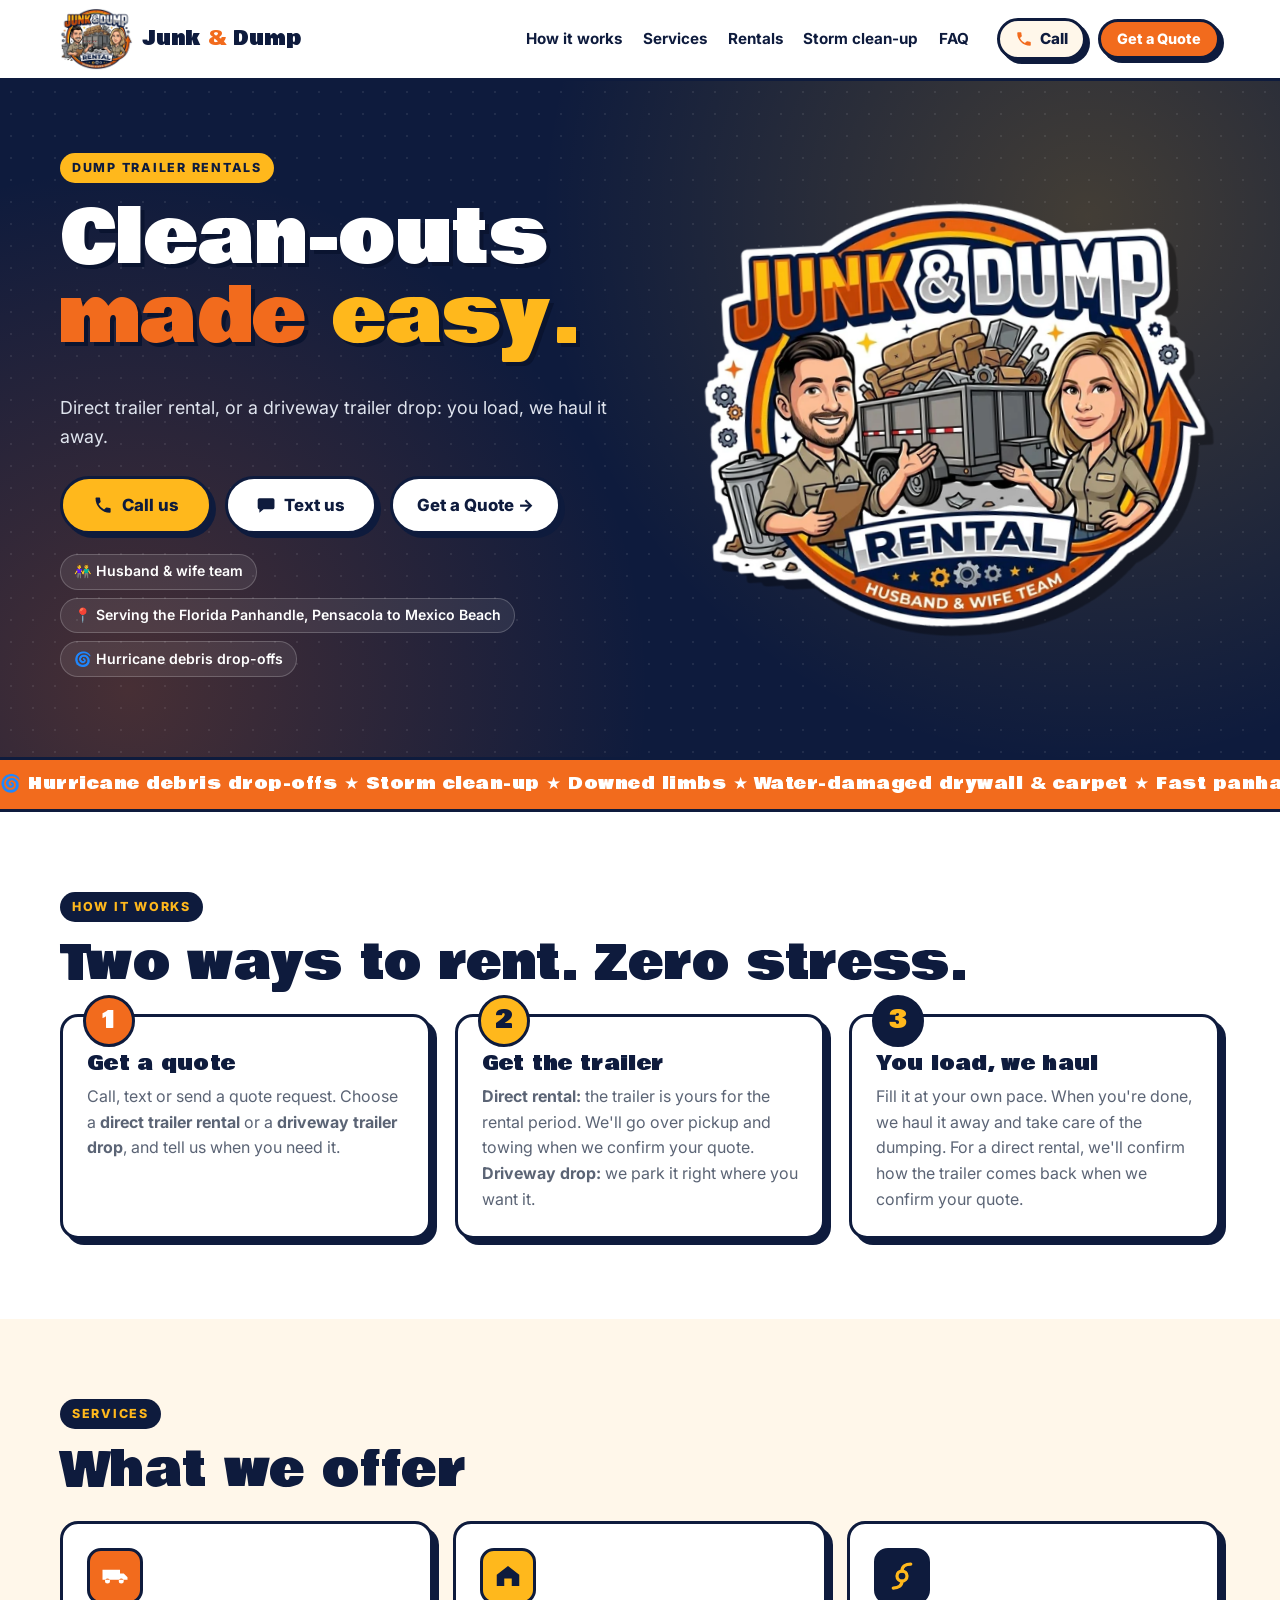
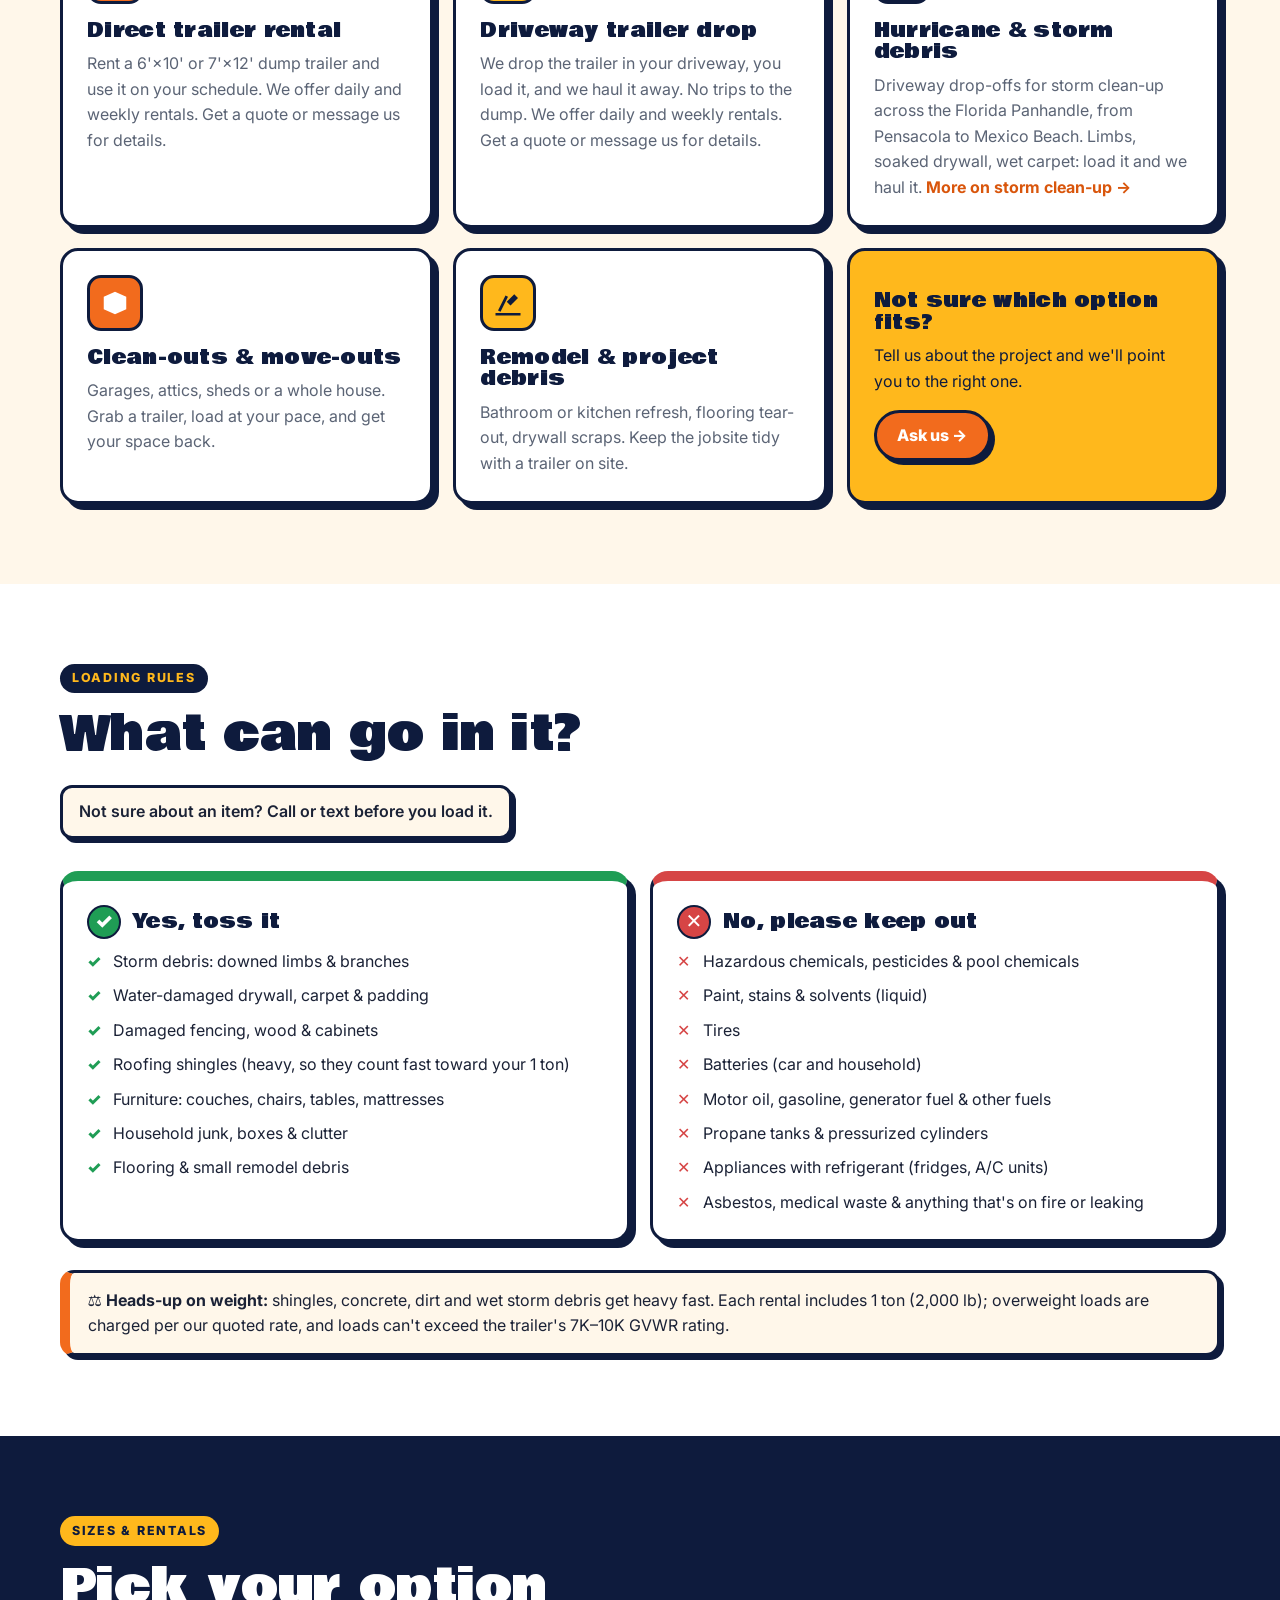
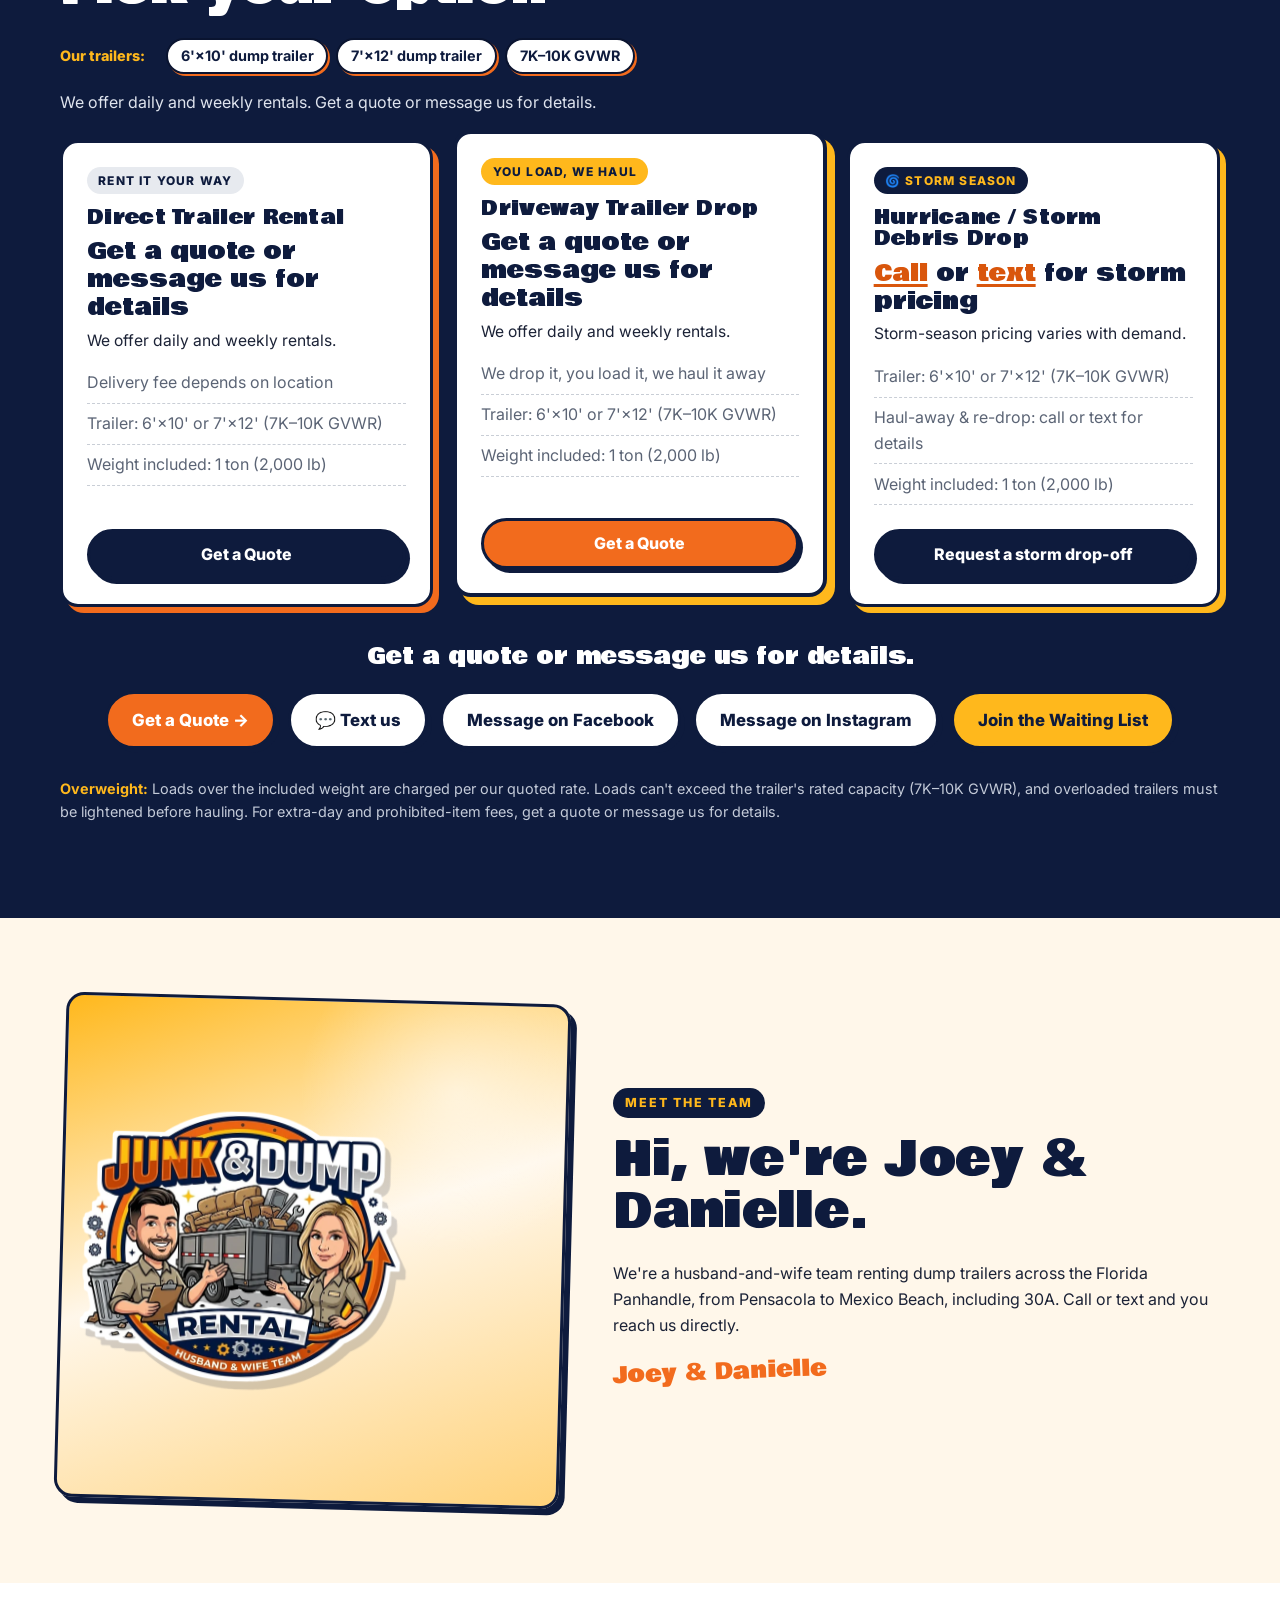
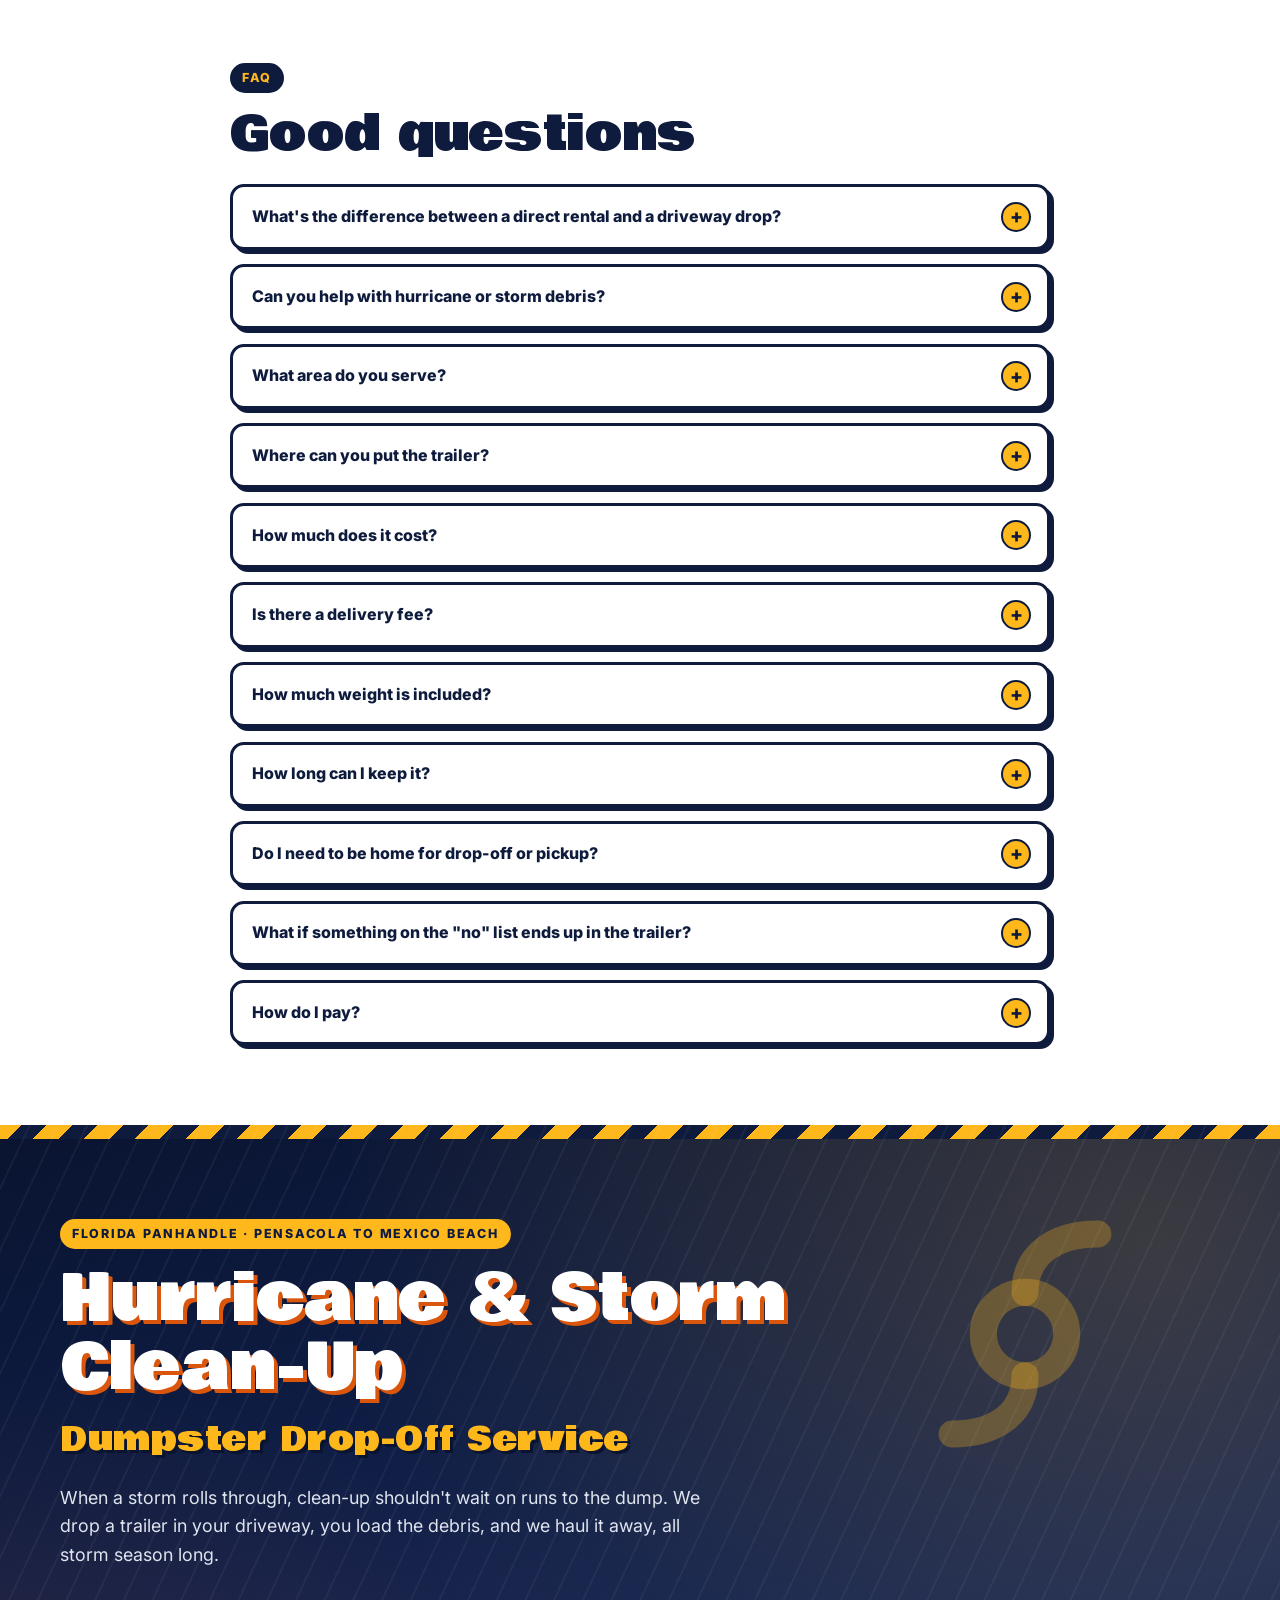
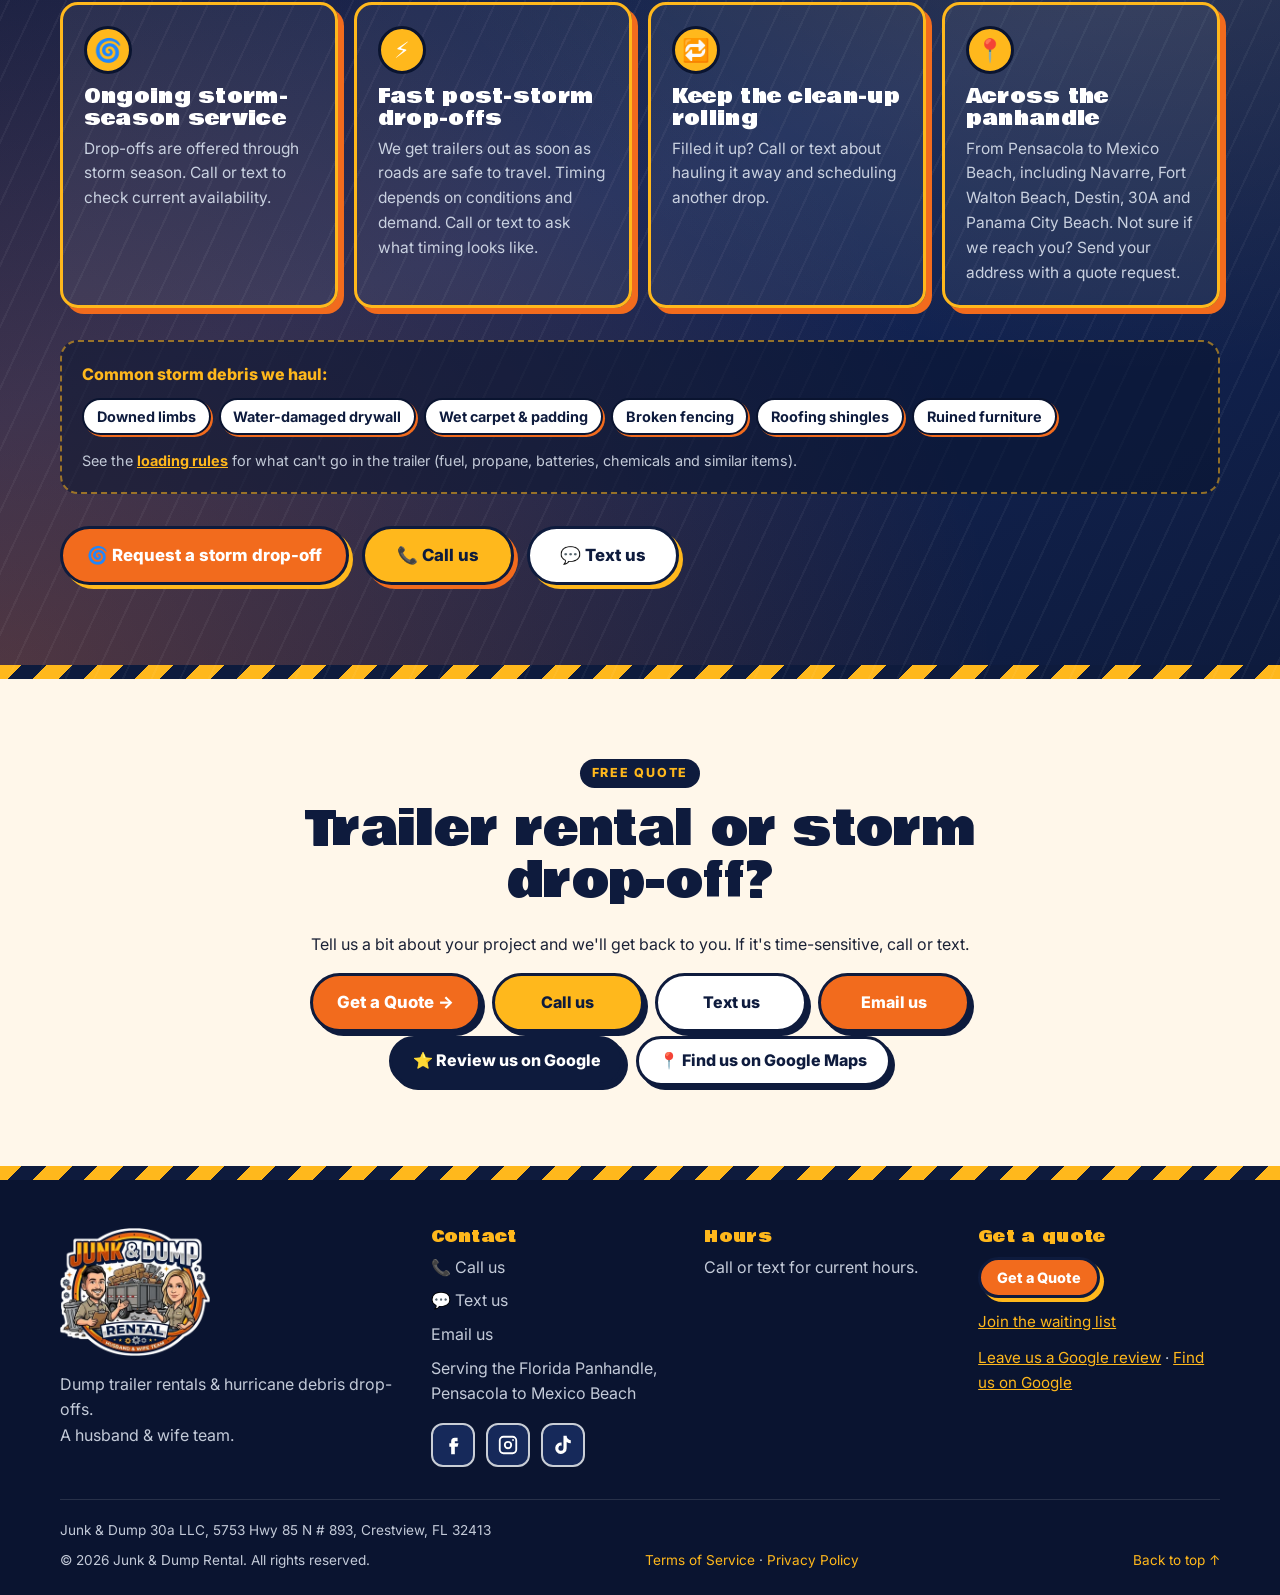
<file: index.html>
<!DOCTYPE html>
<html lang="en">
<head>
  <!-- Google tag (gtag.js) -->
  <script async src="https://www.googletagmanager.com/gtag/js?id=G-H8108D52WM"></script>
  <script>
    window.dataLayer = window.dataLayer || [];
    function gtag(){dataLayer.push(arguments);}
    gtag('js', new Date());

    gtag('config', 'G-H8108D52WM');
  </script>
  <meta charset="utf-8">
  <meta name="viewport" content="width=device-width, initial-scale=1">
  <title>Junk &amp; Dump Rental | Dump Trailer Rental &amp; Hurricane Debris Drop-Offs – Florida Panhandle, Pensacola to Mexico Beach</title>
  <meta name="description" content="Junk &amp; Dump Rental is a husband-and-wife team offering direct dump trailer rentals, driveway trailer drops (you load, we haul it away) and hurricane &amp; storm debris drop-offs. Serving the Florida Panhandle, from Pensacola to Mexico Beach, including 30A.">
  <meta name="theme-color" content="#0E1B3D">
  <link rel="canonical" href="https://www.oncommandresponse.com/">

  <!-- Open Graph / social preview -->
  <meta property="og:type" content="website">
  <meta property="og:site_name" content="Junk &amp; Dump Rental">
  <meta property="og:title" content="Junk &amp; Dump Rental – Dump trailers &amp; hurricane debris drop-offs">
  <meta property="og:description" content="Direct trailer rental, or a driveway trailer drop: you load, we haul it away. Hurricane &amp; storm clean-up drop-offs. Serving the Florida Panhandle, from Pensacola to Mexico Beach.">
  <meta property="og:url" content="https://www.oncommandresponse.com/">
  <meta property="og:image" content="https://www.oncommandresponse.com/assets/og-image.jpg">
  <meta property="og:image:width" content="1200">
  <meta property="og:image:height" content="630">
  <meta name="twitter:card" content="summary_large_image">
  <meta name="twitter:image" content="https://www.oncommandresponse.com/assets/og-image.jpg">

  <!-- Icons -->
  <link rel="icon" href="assets/favicon.ico" sizes="any">
  <link rel="icon" type="image/png" sizes="32x32" href="assets/favicon-32.png">
  <link rel="apple-touch-icon" href="assets/apple-touch-icon.png">

  <!-- Fonts -->
  <link rel="preconnect" href="https://fonts.googleapis.com">
  <link rel="preconnect" href="https://fonts.gstatic.com" crossorigin>
  <link href="https://fonts.googleapis.com/css2?family=Bowlby+One&family=Inter:wght@400;500;600;700;800&display=swap" rel="stylesheet">

  <link rel="preload" as="image" href="assets/logo-640.webp" type="image/webp">
  <link rel="stylesheet" href="styles.css">

  <script type="application/ld+json">
  {
    "@context": "https://schema.org",
    "@type": "LocalBusiness",
    "name": "Junk & Dump Rental",
    "description": "Direct dump trailer rental (6x10 and 7x12 dump trailers, 7K-10K GVWR), driveway trailer drops and hurricane/storm debris drop-offs by a husband-and-wife team. Serving the Florida Panhandle, from Pensacola to Mexico Beach, including Navarre, Fort Walton Beach, Destin, 30A and Panama City Beach.",
    "url": "https://www.oncommandresponse.com/",
    "logo": "https://www.oncommandresponse.com/assets/logo-640.png",
    "image": "https://www.oncommandresponse.com/assets/og-image.jpg",
    "telephone": "+1-850-660-9936",
    "address": {
      "@type": "PostalAddress",
      "streetAddress": "5753 Hwy 85 N # 893",
      "addressLocality": "Crestview",
      "addressRegion": "FL",
      "postalCode": "32413",
      "addressCountry": "US"
    },
    "makesOffer": [
      {
        "@type": "Offer",
        "name": "Direct trailer rental – daily",
        "description": "We offer daily and weekly rentals. 6'x10' or 7'x12' dump trailer (7K–10K GVWR). Includes 1 ton (2,000 lb). Get a quote or message us for details.",
        "itemOffered": {"@type": "Service", "name": "Direct dump trailer rental"}
      },
      {
        "@type": "Offer",
        "name": "Driveway trailer drop (you load, we haul)",
        "description": "We offer daily and weekly rentals. Includes 1 ton (2,000 lb). Get a quote or message us for details.",
        "itemOffered": {"@type": "Service", "name": "Driveway dump trailer drop and haul-away"}
      }
    ],
    "areaServed": [
      {"@type": "City", "name": "Pensacola", "containedInPlace": {"@type": "State", "name": "Florida"}},
      {"@type": "City", "name": "Navarre", "containedInPlace": {"@type": "State", "name": "Florida"}},
      {"@type": "City", "name": "Fort Walton Beach", "containedInPlace": {"@type": "State", "name": "Florida"}},
      {"@type": "City", "name": "Destin", "containedInPlace": {"@type": "State", "name": "Florida"}},
      {"@type": "City", "name": "Santa Rosa Beach", "containedInPlace": {"@type": "State", "name": "Florida"}},
      {"@type": "City", "name": "Panama City", "containedInPlace": {"@type": "State", "name": "Florida"}},
      {"@type": "City", "name": "Panama City Beach", "containedInPlace": {"@type": "State", "name": "Florida"}},
      {"@type": "City", "name": "Mexico Beach", "containedInPlace": {"@type": "State", "name": "Florida"}},
      {"@type": "Place", "name": "Scenic Highway 30A corridor, Florida"},
      {"@type": "AdministrativeArea", "name": "Florida Panhandle"}
    ],
    "founder": [
      {"@type": "Person", "name": "Joseph Heidel"},
      {"@type": "Person", "name": "Danielle"}
    ],
    "hasMap": "https://maps.app.goo.gl/QC3vAabaYqWfiqcC8?g_st=ic",
    "sameAs": [
      "https://www.facebook.com/share/19p5dMJsrz/?mibextid=wwXIfr",
      "https://www.instagram.com/dump30a/",
      "https://www.tiktok.com/@dump30a",
      "https://maps.app.goo.gl/QC3vAabaYqWfiqcC8?g_st=ic",
      "https://g.page/r/CW2k5FEiHb6nEBI/review"
    ]
  }
  </script>
</head>
<body>
  <a class="skip-link" href="#main">Skip to content</a>

  <!-- ============ HEADER ============ -->
  <header class="site-header" id="top">
    <div class="container header-inner">
      <a href="#top" class="brand" aria-label="Junk &amp; Dump Rental home">
        <img src="assets/logo-320.webp" width="320" height="272" alt="Junk &amp; Dump Rental logo" class="brand-logo">
        <span class="brand-name">Junk <span class="amp">&amp;</span> Dump</span>
      </a>
      <nav class="main-nav" id="main-nav" aria-label="Main">
        <a href="#how">How it works</a>
        <a href="#services">Services</a>
        <a href="#pricing">Rentals</a>
        <a href="#storm">Storm clean-up</a>
        <a href="#faq">FAQ</a>
      </nav>
      <a href="tel:+18506609936" class="header-phone" aria-label="Call Junk &amp; Dump">
        <svg aria-hidden="true" viewBox="0 0 24 24"><path d="M6.6 10.8a15.1 15.1 0 0 0 6.6 6.6l2.2-2.2a1 1 0 0 1 1-.25 11.4 11.4 0 0 0 3.6.57 1 1 0 0 1 1 1V20a1 1 0 0 1-1 1A17 17 0 0 1 3 4a1 1 0 0 1 1-1h3.5a1 1 0 0 1 1 1c0 1.25.2 2.45.57 3.57a1 1 0 0 1-.25 1z"/></svg>
        <span>Call</span>
      </a>
      <a href="assets/quote.html" class="btn btn-orange btn-sm header-cta">Get a Quote</a>
      <button class="nav-toggle" aria-controls="main-nav" aria-expanded="false" aria-label="Open menu">
        <span></span><span></span><span></span>
      </button>
    </div>
  </header>

  <main id="main">
    <!-- ============ HERO ============ -->
    <section class="hero">
      <div class="container hero-inner">
        <div class="hero-copy">
          <p class="eyebrow">Dump trailer rentals</p>
          <h1>Clean-outs <span class="hl-orange">made</span> <span class="hl-gold">easy.</span></h1>
          <p class="lead">Direct trailer rental, or a driveway trailer drop: you load, we haul it away.</p>
          <div class="hero-ctas">
            <a href="tel:+18506609936" class="btn btn-gold btn-lg" aria-label="Call Junk &amp; Dump">
              <svg aria-hidden="true" viewBox="0 0 24 24"><path d="M6.6 10.8a15.1 15.1 0 0 0 6.6 6.6l2.2-2.2a1 1 0 0 1 1-.25 11.4 11.4 0 0 0 3.6.57 1 1 0 0 1 1 1V20a1 1 0 0 1-1 1A17 17 0 0 1 3 4a1 1 0 0 1 1-1h3.5a1 1 0 0 1 1 1c0 1.25.2 2.45.57 3.57a1 1 0 0 1-.25 1z"/></svg>
              Call us
            </a>
            <a href="sms:+18506609936" class="btn btn-outline btn-lg" aria-label="Text Junk &amp; Dump">
              <svg aria-hidden="true" viewBox="0 0 24 24"><path d="M4 4h16a2 2 0 0 1 2 2v9a2 2 0 0 1-2 2H9l-5 4v-4H4a2 2 0 0 1-2-2V6a2 2 0 0 1 2-2z"/></svg>
              Text us
            </a>
            <a href="assets/quote.html" class="btn btn-outline btn-lg">Get a Quote →</a>
          </div>
          <ul class="hero-badges">
            <li>👫 Husband &amp; wife team</li>
            <li>📍 Serving the Florida Panhandle, Pensacola to Mexico Beach</li>
            <li>🌀 Hurricane debris drop-offs</li>
          </ul>
        </div>
        <div class="hero-art">
          <div class="sticker-wrap">
            <picture>
              <source srcset="assets/logo-640.webp" type="image/webp">
              <img src="assets/logo-640.png" width="640" height="543" alt="Junk &amp; Dump Rental – cartoon of Joey and Danielle with a dump trailer full of junk" class="hero-logo">
            </picture>
          </div>
        </div>
      </div>
    </section>

    <!-- Ticker: hurricane messaging -->
    <div class="ticker" aria-hidden="true">
      <div class="ticker-track">
        <span>🌀 Hurricane debris drop-offs ★ Storm clean-up ★ Downed limbs ★ Water-damaged drywall &amp; carpet ★ Fast panhandle drop-offs ★ Pensacola to Mexico Beach ★ You load, we haul ★&nbsp;</span>
        <span>🌀 Hurricane debris drop-offs ★ Storm clean-up ★ Downed limbs ★ Water-damaged drywall &amp; carpet ★ Fast panhandle drop-offs ★ Pensacola to Mexico Beach ★ You load, we haul ★&nbsp;</span>
      </div>
    </div>

    <!-- ============ HOW IT WORKS ============ -->
    <section class="section" id="how">
      <div class="container">
        <p class="eyebrow eyebrow-dark">How it works</p>
        <h2>Two ways to rent. Zero stress.</h2>
        <ol class="steps">
          <li class="card step">
            <span class="step-num">1</span>
            <h3>Get a quote</h3>
            <p>Call, text or send a quote request. Choose a <strong>direct trailer rental</strong> or a <strong>driveway trailer drop</strong>, and tell us when you need it.</p>
          </li>
          <li class="card step">
            <span class="step-num">2</span>
            <h3>Get the trailer</h3>
            <p><strong>Direct rental:</strong> the trailer is yours for the rental period. We'll go over pickup and towing when we confirm your quote. <strong>Driveway drop:</strong> we park it right where you want it.</p>
          </li>
          <li class="card step">
            <span class="step-num">3</span>
            <h3>You load, we haul</h3>
            <p>Fill it at your own pace. When you're done, we haul it away and take care of the dumping. For a direct rental, we'll confirm how the trailer comes back when we confirm your quote.</p>
          </li>
        </ol>
      </div>
    </section>

    <!-- ============ SERVICES ============ -->
    <section class="section section-cream" id="services">
      <div class="container">
        <p class="eyebrow eyebrow-dark">Services</p>
        <h2>What we offer</h2>
        <div class="grid services">
          <article class="card service">
            <div class="icon icon-orange"><svg viewBox="0 0 24 24" aria-hidden="true"><path d="M2 7h14v8H2zM16 10h3l3 3v2h-6zM6 18a2 2 0 1 0 0-4 2 2 0 0 0 0 4zm11 0a2 2 0 1 0 0-4 2 2 0 0 0 0 4z"/></svg></div>
            <h3>Direct trailer rental</h3>
            <p>Rent a 6'×10' or 7'×12' dump trailer and use it on your schedule. We offer daily and weekly rentals. Get a quote or message us for details.</p>
          </article>
          <article class="card service">
            <div class="icon icon-gold"><svg viewBox="0 0 24 24" aria-hidden="true"><path d="M3 11 12 4l9 7v9h-6v-6H9v6H3z"/></svg></div>
            <h3>Driveway trailer drop</h3>
            <p>We drop the trailer in your driveway, you load it, and we haul it away. No trips to the dump. We offer daily and weekly rentals. Get a quote or message us for details.</p>
          </article>
          <article class="card service">
            <div class="icon icon-navy"><svg viewBox="0 0 24 24" aria-hidden="true"><g class="hurricane-sym" fill="none" stroke="currentColor" stroke-width="2.6" stroke-linecap="round"><circle cx="12" cy="12" r="4"/><path d="M12 8c0-3.6 2.8-5.6 7-5.6"/><path d="M12 16c0 3.6-2.8 5.6-7 5.6"/></g></svg></div>
            <h3>Hurricane &amp; storm debris</h3>
            <p>Driveway drop-offs for storm clean-up across the Florida Panhandle, from Pensacola to Mexico Beach. Limbs, soaked drywall, wet carpet: load it and we haul it. <a href="#storm" class="inline-link">More on storm clean-up →</a></p>
          </article>
          <article class="card service">
            <div class="icon icon-orange"><svg viewBox="0 0 24 24" aria-hidden="true"><path d="M3 7l9-4 9 4v10l-9 4-9-4zm9 2L5.5 6.2M12 9l6.5-2.8M12 9v11"/></svg></div>
            <h3>Clean-outs &amp; move-outs</h3>
            <p>Garages, attics, sheds or a whole house. Grab a trailer, load at your pace, and get your space back.</p>
          </article>
          <article class="card service">
            <div class="icon icon-gold"><svg viewBox="0 0 24 24" aria-hidden="true"><path d="M2 20h20v2H2zM4 18l6-12 2 1-6 12zm9-9 4-4 3 3-4 4zm-2 2 2-2 3 3-2 2z"/></svg></div>
            <h3>Remodel &amp; project debris</h3>
            <p>Bathroom or kitchen refresh, flooring tear-out, drywall scraps. Keep the jobsite tidy with a trailer on site.</p>
          </article>
          <article class="card service service-cta">
            <h3>Not sure which option fits?</h3>
            <p>Tell us about the project and we'll point you to the right one.</p>
            <div class="card-ctas">
              <a href="assets/quote.html" class="btn btn-orange">Ask us →</a>
            </div>
          </article>
        </div>
      </div>
    </section>

    <!-- ============ WHAT CAN GO IN ============ -->
    <section class="section" id="what-goes">
      <div class="container">
        <p class="eyebrow eyebrow-dark">Loading rules</p>
        <h2>What can go in it?</h2>
        <p class="rules-note">Not sure about an item? Call or text before you load it.</p>
        <div class="grid yesno">
          <div class="card yes">
            <h3><span class="badge badge-yes">✓</span> Yes, toss it</h3>
            <ul>
              <li>Storm debris: downed limbs &amp; branches</li>
              <li>Water-damaged drywall, carpet &amp; padding</li>
              <li>Damaged fencing, wood &amp; cabinets</li>
              <li>Roofing shingles (heavy, so they count fast toward your 1 ton)</li>
              <li>Furniture: couches, chairs, tables, mattresses</li>
              <li>Household junk, boxes &amp; clutter</li>
              <li>Flooring &amp; small remodel debris</li>
            </ul>
          </div>
          <div class="card no">
            <h3><span class="badge badge-no">✕</span> No, please keep out</h3>
            <ul>
              <li>Hazardous chemicals, pesticides &amp; pool chemicals</li>
              <li>Paint, stains &amp; solvents (liquid)</li>
              <li>Tires</li>
              <li>Batteries (car and household)</li>
              <li>Motor oil, gasoline, generator fuel &amp; other fuels</li>
              <li>Propane tanks &amp; pressurized cylinders</li>
              <li>Appliances with refrigerant (fridges, A/C units)</li>
              <li>Asbestos, medical waste &amp; anything that's on fire or leaking</li>
            </ul>
          </div>
        </div>
        <p class="weight-note">⚖️ <strong>Heads-up on weight:</strong> shingles, concrete, dirt and wet storm debris get heavy fast. Each rental includes 1 ton (2,000 lb); overweight loads are charged per our quoted rate, and loads can't exceed the trailer's 7K–10K GVWR rating.</p>
      </div>
    </section>

    <!-- ============ PRICING ============ -->
    <section class="section section-navy" id="pricing">
      <div class="container">
        <p class="eyebrow">Sizes &amp; rentals</p>
        <h2>Pick your option</h2>
        <ul class="chips trailer-chips" aria-label="Our trailers">
          <li class="chips-label">Our trailers:</li>
          <li>6'×10' dump trailer</li>
          <li>7'×12' dump trailer</li>
          <li>7K–10K GVWR</li>
        </ul>
        <p class="section-sub">We offer daily and weekly rentals. Get a quote or message us for details.</p>
        <div class="grid pricing">
          <article class="card price-card">
            <p class="price-tag">Rent it your way</p>
            <h3>Direct Trailer Rental</h3>
            <p class="price price-call">Get a quote or message us for details</p>
            <p class="price-alt">We offer daily and weekly rentals.</p>
            <ul>
              <li>Delivery fee depends on location</li>
              <li>Trailer: 6'×10' or 7'×12' (7K–10K GVWR)</li>
              <li>Weight included: 1 ton (2,000 lb)</li>
            </ul>
            <a href="assets/quote.html?project=Direct%20trailer%20rental" class="btn btn-navy">Get a Quote</a>
          </article>
          <article class="card price-card featured">
            <p class="price-tag price-tag-gold">You load, we haul</p>
            <h3>Driveway Trailer Drop</h3>
            <p class="price price-call">Get a quote or message us for details</p>
            <p class="price-alt">We offer daily and weekly rentals.</p>
            <ul>
              <li>We drop it, you load it, we haul it away</li>
              <li>Trailer: 6'×10' or 7'×12' (7K–10K GVWR)</li>
              <li>Weight included: 1 ton (2,000 lb)</li>
            </ul>
            <a href="assets/quote.html?project=Driveway%20trailer%20drop" class="btn btn-orange">Get a Quote</a>
          </article>
          <article class="card price-card storm-card">
            <p class="price-tag price-tag-storm">🌀 Storm season</p>
            <h3>Hurricane / Storm Debris Drop</h3>
            <p class="price price-call"><a href="tel:+18506609936" aria-label="Call Junk &amp; Dump">Call</a> or <a href="sms:+18506609936" aria-label="Text Junk &amp; Dump">text</a> for storm pricing</p>
            <p class="price-alt">Storm-season pricing varies with demand.</p>
            <ul>
              <li>Trailer: 6'×10' or 7'×12' (7K–10K GVWR)</li>
              <li>Haul-away &amp; re-drop: call or text for details</li>
              <li>Weight included: 1 ton (2,000 lb)</li>
            </ul>
            <a href="assets/quote.html?project=Hurricane/storm%20clean-up%20services" class="btn btn-navy">Request a storm drop-off</a>
          </article>
        </div>
        <div class="price-cta">
          <p class="price-cta-title">Get a quote or message us for details.</p>
          <div class="price-cta-row">
            <a href="assets/quote.html" class="btn btn-orange btn-lg">Get a Quote →</a>
            <a href="sms:+18506609936" class="btn btn-outline btn-lg" aria-label="Text Junk &amp; Dump">💬 Text us</a>
            <a href="https://www.facebook.com/share/19p5dMJsrz/?mibextid=wwXIfr" class="btn btn-outline btn-lg" target="_blank" rel="noopener" aria-label="Message Junk &amp; Dump on Facebook">Message on Facebook</a>
            <a href="https://www.instagram.com/dump30a/" class="btn btn-outline btn-lg" target="_blank" rel="noopener" aria-label="Message Junk &amp; Dump on Instagram">Message on Instagram</a>
            <a href="assets/waitlist.html" class="btn btn-gold btn-lg">Join the Waiting List</a>
          </div>
        </div>
        <p class="fine-print"><strong>Overweight:</strong> Loads over the included weight are charged per our quoted rate. Loads can't exceed the trailer's rated capacity (7K–10K GVWR), and overloaded trailers must be lightened before hauling. For extra-day and prohibited-item fees, get a quote or message us for details.</p>
      </div>
    </section>

    <!-- ============ TEAM ============ -->
    <section class="section section-cream" id="team">
      <div class="container team">
        <div class="team-mark">
          <picture>
            <source srcset="assets/logo-640.webp" type="image/webp">
            <img src="assets/logo-640.png" width="640" height="543" alt="Junk &amp; Dump Rental logo: Joey and Danielle with a dump trailer">
          </picture>
        </div>
        <div class="team-copy">
          <p class="eyebrow eyebrow-dark">Meet the team</p>
          <h2>Hi, we're Joey &amp; Danielle.</h2>
          <p>We're a husband-and-wife team renting dump trailers across the Florida Panhandle, from Pensacola to Mexico Beach, including 30A. Call or text and you reach us directly.</p>
          <p class="signature">Joey &amp; Danielle</p>
        </div>
      </div>
    </section>

    <!-- ============ FAQ ============ -->
    <section class="section" id="faq">
      <div class="container narrow">
        <p class="eyebrow eyebrow-dark">FAQ</p>
        <h2>Good questions</h2>
        <div class="faq">
          <details name="faq">
            <summary>What's the difference between a direct rental and a driveway drop?</summary>
            <p>With a <strong>driveway drop</strong>, we bring the trailer to you, you load it, and we haul it away. A <strong>direct rental</strong> means you rent the trailer for your own project. We offer daily and weekly rentals, and a delivery fee may apply depending on your location. We'll confirm pickup, towing, and return details with your quote.</p>
          </details>
          <details name="faq">
            <summary>Can you help with hurricane or storm debris?</summary>
            <p>Yes. We offer driveway trailer drop-offs for storm clean-up across the Florida Panhandle, from Pensacola to Mexico Beach: we drop the trailer, you load the debris, and we haul it away. After a big storm, timing depends on road conditions, safety and demand, so we can't promise a specific arrival time. Request a quote as early as you can, or call or text to ask what timing looks like.</p>
          </details>
          <details name="faq">
            <summary>What area do you serve?</summary>
            <p>We serve the Florida Panhandle, from Pensacola to Mexico Beach: Pensacola, Navarre, Fort Walton Beach, Destin, 30A / Santa Rosa Beach, Panama City, Panama City Beach and Mexico Beach. Just outside that area? <a href="tel:+18506609936" aria-label="Call Junk &amp; Dump">Call</a> or <a href="sms:+18506609936" aria-label="Text Junk &amp; Dump">text</a> us and ask.</p>
          </details>
          <details name="faq">
            <summary>Where can you put the trailer?</summary>
            <p>Most customers have it placed on a driveway. If you want it on the street, check with your city, county or HOA first, since some require a permit. Let us know about tight spots, gates, low branches or storm debris in the way when you request your quote.</p>
          </details>
          <details name="faq">
            <summary>How much does it cost?</summary>
            <p>We offer daily and weekly rentals. Pricing depends on the trailer, your dates and your location, so <a href="assets/quote.html">get a quote</a> or message us for details. You can also <a href="assets/waitlist.html">join the waiting list</a> if we're booked up. Every option includes 1 ton (2,000 lb) of weight. For extra-day and prohibited-item fees, get a quote or message us.</p>
          </details>
          <details name="faq">
            <summary>Is there a delivery fee?</summary>
            <p>For direct trailer rentals, the delivery fee depends on your location. Send your address or ZIP with a quote request, or call or text us, and we'll let you know.</p>
          </details>
          <details name="faq">
            <summary>How much weight is included?</summary>
            <p>Each rental includes <strong>1 ton (2,000 lb)</strong>. Loads over that are charged per our quoted rate. Loads can't exceed the trailer's rated capacity (7K–10K GVWR), and an overloaded trailer has to be lightened before we can haul it. <strong>Heads-up:</strong> shingles, concrete, dirt and wet storm debris get heavy fast, so ask us if you're unsure.</p>
          </details>
          <details name="faq">
            <summary>How long can I keep it?</summary>
            <p>As long as you need it. We offer daily and weekly rentals. Need more time? Call or text and ask.</p>
          </details>
          <details name="faq">
            <summary>Do I need to be home for drop-off or pickup?</summary>
            <p>Not usually. As long as the spot is clear and we know where to place it, we can drop off and pick up while you're out.</p>
          </details>
          <details name="faq">
            <summary>What if something on the "no" list ends up in the trailer?</summary>
            <p>We may need to remove it before dumping, and extra fees can apply. Call or text for details. When in doubt, ask us first and we're happy to help you figure out where it can go.</p>
          </details>
          <details name="faq">
            <summary>How do I pay?</summary>
            <p><a href="tel:+18506609936" aria-label="Call Junk &amp; Dump">Call</a> or <a href="sms:+18506609936" aria-label="Text Junk &amp; Dump">text</a> us and we'll tell you how to pay.</p>
          </details>
        </div>
      </div>
    </section>

    <!-- ============ HURRICANE & STORM CLEAN-UP ============ -->
    <section class="storm" id="storm">
      <div class="hazard" aria-hidden="true"></div>
      <div class="storm-inner container">
        <div class="storm-head">
          <svg class="storm-swirl" viewBox="0 0 24 24" aria-hidden="true"><g class="hurricane-sym" fill="none" stroke="currentColor" stroke-width="2.6" stroke-linecap="round"><circle cx="12" cy="12" r="4"/><path d="M12 8c0-3.6 2.8-5.6 7-5.6"/><path d="M12 16c0 3.6-2.8 5.6-7 5.6"/></g></svg>
          <p class="eyebrow">Florida Panhandle · Pensacola to Mexico Beach</p>
          <h2>Hurricane &amp; Storm Clean-Up<span class="storm-sub">Dumpster Drop-Off Service</span></h2>
          <p class="storm-lead">When a storm rolls through, clean-up shouldn't wait on runs to the dump. We drop a trailer in your driveway, you load the debris, and we haul it away, all storm season long.</p>
        </div>

        <ul class="storm-grid">
          <li class="storm-tile">
            <span class="storm-ico">🌀</span>
            <h3>Ongoing storm-season service</h3>
            <p>Drop-offs are offered through storm season. Call or text to check current availability.</p>
          </li>
          <li class="storm-tile">
            <span class="storm-ico">⚡</span>
            <h3>Fast post-storm drop-offs</h3>
            <p>We get trailers out as soon as roads are safe to travel. Timing depends on conditions and demand. Call or text to ask what timing looks like.</p>
          </li>
          <li class="storm-tile">
            <span class="storm-ico">🔁</span>
            <h3>Keep the clean-up rolling</h3>
            <p>Filled it up? Call or text about hauling it away and scheduling another drop.</p>
          </li>
          <li class="storm-tile">
            <span class="storm-ico">📍</span>
            <h3>Across the panhandle</h3>
            <p>From Pensacola to Mexico Beach, including Navarre, Fort Walton Beach, Destin, 30A and Panama City Beach. Not sure if we reach you? Send your address with a quote request.</p>
          </li>
        </ul>

        <div class="storm-debris">
          <p class="storm-debris-label">Common storm debris we haul:</p>
          <ul class="chips">
            <li>Downed limbs</li>
            <li>Water-damaged drywall</li>
            <li>Wet carpet &amp; padding</li>
            <li>Broken fencing</li>
            <li>Roofing shingles</li>
            <li>Ruined furniture</li>
          </ul>
          <p class="storm-note">See the <a href="#what-goes">loading rules</a> for what can't go in the trailer (fuel, propane, batteries, chemicals and similar items).</p>
        </div>

        <div class="storm-ctas">
          <a href="assets/quote.html?project=Hurricane/storm%20clean-up%20services" class="btn btn-orange btn-lg">🌀 Request a storm drop-off</a>
          <a href="tel:+18506609936" class="btn btn-gold btn-lg" aria-label="Call Junk &amp; Dump">📞 Call us</a>
          <a href="sms:+18506609936" class="btn btn-outline btn-lg" aria-label="Text Junk &amp; Dump">💬 Text us</a>
        </div>
      </div>
      <div class="hazard" aria-hidden="true"></div>
    </section>

    <!-- ============ GET A QUOTE (CTA) ============ -->
    <section class="section section-cream" id="get-quote">
      <div class="container quote-cta">
        <p class="eyebrow eyebrow-dark">Free quote</p>
        <h2>Trailer rental or storm drop-off?</h2>
        <p>Tell us a bit about your project and we'll get back to you. If it's time-sensitive, call or text.</p>
        <p class="quote-contact">
          <a href="assets/quote.html" class="btn btn-orange btn-lg">Get a Quote →</a>
          <a href="tel:+18506609936" class="btn btn-gold" aria-label="Call Junk &amp; Dump">Call us</a>
          <a href="sms:+18506609936" class="btn btn-outline" aria-label="Text Junk &amp; Dump">Text us</a>
          <a href="mailto:dump30a@gmail.com" class="btn btn-orange" aria-label="Email Junk &amp; Dump">Email us</a>
        </p>
        <p class="quote-contact">
          <a href="https://g.page/r/CW2k5FEiHb6nEBI/review" class="btn btn-navy" target="_blank" rel="noopener">⭐ Review us on Google</a>
          <a href="https://maps.app.goo.gl/QC3vAabaYqWfiqcC8?g_st=ic" class="btn btn-outline" target="_blank" rel="noopener">📍 Find us on Google Maps</a>
        </p>
      </div>
    </section>
  </main>

  <!-- ============ FOOTER ============ -->
  <footer class="site-footer">
    <div class="hazard" aria-hidden="true"></div>
    <div class="container footer-inner">
      <div class="footer-brand">
        <img src="assets/logo-320.webp" width="320" height="272" alt="" class="footer-logo" loading="lazy">
        <p>Dump trailer rentals &amp; hurricane debris drop-offs.<br>A husband &amp; wife team.</p>
      </div>
      <div>
        <h4>Contact</h4>
        <ul class="footer-list">
          <li><a href="tel:+18506609936" aria-label="Call Junk &amp; Dump">📞 Call us</a></li>
          <li><a href="sms:+18506609936" aria-label="Text Junk &amp; Dump">💬 Text us</a></li>
          <li><a href="mailto:dump30a@gmail.com" aria-label="Email Junk &amp; Dump">Email us</a></li>
          <li>Serving the Florida Panhandle, Pensacola to Mexico Beach</li>
        </ul>
        <div class="social">
          <a href="https://www.facebook.com/share/19p5dMJsrz/?mibextid=wwXIfr" target="_blank" rel="noopener" aria-label="Junk &amp; Dump on Facebook">
            <svg viewBox="0 0 24 24" aria-hidden="true"><path d="M14 8h3V4h-3a4 4 0 0 0-4 4v2H8v4h2v8h4v-8h3l1-4h-4V8z"/></svg>
          </a>
          <a href="https://www.instagram.com/dump30a/" target="_blank" rel="noopener" aria-label="Junk &amp; Dump on Instagram">
            <svg viewBox="0 0 24 24" aria-hidden="true"><path d="M7 2h10a5 5 0 0 1 5 5v10a5 5 0 0 1-5 5H7a5 5 0 0 1-5-5V7a5 5 0 0 1 5-5zm0 2a3 3 0 0 0-3 3v10a3 3 0 0 0 3 3h10a3 3 0 0 0 3-3V7a3 3 0 0 0-3-3zm5 3.5a4.5 4.5 0 1 1 0 9 4.5 4.5 0 0 1 0-9zm0 2a2.5 2.5 0 1 0 0 5 2.5 2.5 0 0 0 0-5zM17.5 5.5a1 1 0 1 1 0 2 1 1 0 0 1 0-2z"/></svg>
          </a>
          <a href="https://www.tiktok.com/@dump30a" target="_blank" rel="noopener" aria-label="Junk &amp; Dump on TikTok">
            <svg viewBox="0 0 24 24" aria-hidden="true"><path d="M16 2h-3.5v13.5a2.75 2.75 0 1 1-2-2.65V9.3A6.25 6.25 0 1 0 16 15.5V8.7a7.6 7.6 0 0 0 4.5 1.45V6.7A4.5 4.5 0 0 1 16 2z"/></svg>
          </a>
        </div>
      </div>
      <div>
        <h4>Hours</h4>
        <ul class="footer-list">
          <li>Call or text for current hours.</li>
        </ul>
      </div>
      <div>
        <h4>Get a quote</h4>
        <a href="assets/quote.html" class="btn btn-orange btn-sm footer-cta">Get a Quote</a>
        <p class="footer-waitlist"><a href="assets/waitlist.html">Join the waiting list</a></p>
        <p class="footer-waitlist"><a href="https://g.page/r/CW2k5FEiHb6nEBI/review" target="_blank" rel="noopener">Leave us a Google review</a> &middot; <a href="https://maps.app.goo.gl/QC3vAabaYqWfiqcC8?g_st=ic" target="_blank" rel="noopener">Find us on Google</a></p>
      </div>
    </div>
    <div class="container footer-bottom">
      <p class="footer-address">Junk &amp; Dump 30a LLC, 5753 Hwy 85 N # 893, Crestview, FL 32413</p>
      <p>© <span id="year">2026</span> Junk &amp; Dump Rental. All rights reserved.</p>
      <p class="footer-legal"><a href="terms.html">Terms of Service</a> · <a href="privacy.html">Privacy Policy</a></p>
      <a href="#top">Back to top ↑</a>
    </div>
  </footer>

  <!-- Mobile sticky call bar -->
  <div class="mobile-bar">
    <a href="tel:+18506609936" class="btn btn-gold" aria-label="Call Junk &amp; Dump">📞 Call</a>
    <a href="sms:+18506609936" class="btn btn-outline" aria-label="Text Junk &amp; Dump">💬 Text</a>
    <a href="assets/quote.html" class="btn btn-orange">Get a Quote</a>
  </div>

  <script src="script.js" defer></script>
<script src="https://widgets.leadconnectorhq.com/loader.js" data-resources-url="https://widgets.leadconnectorhq.com/chat-widget/loader.js" data-widget-id="6ac9408730aeff9a30f0bcf9" data-source="WEB_USER"></script>
</body>
</html>
</file>
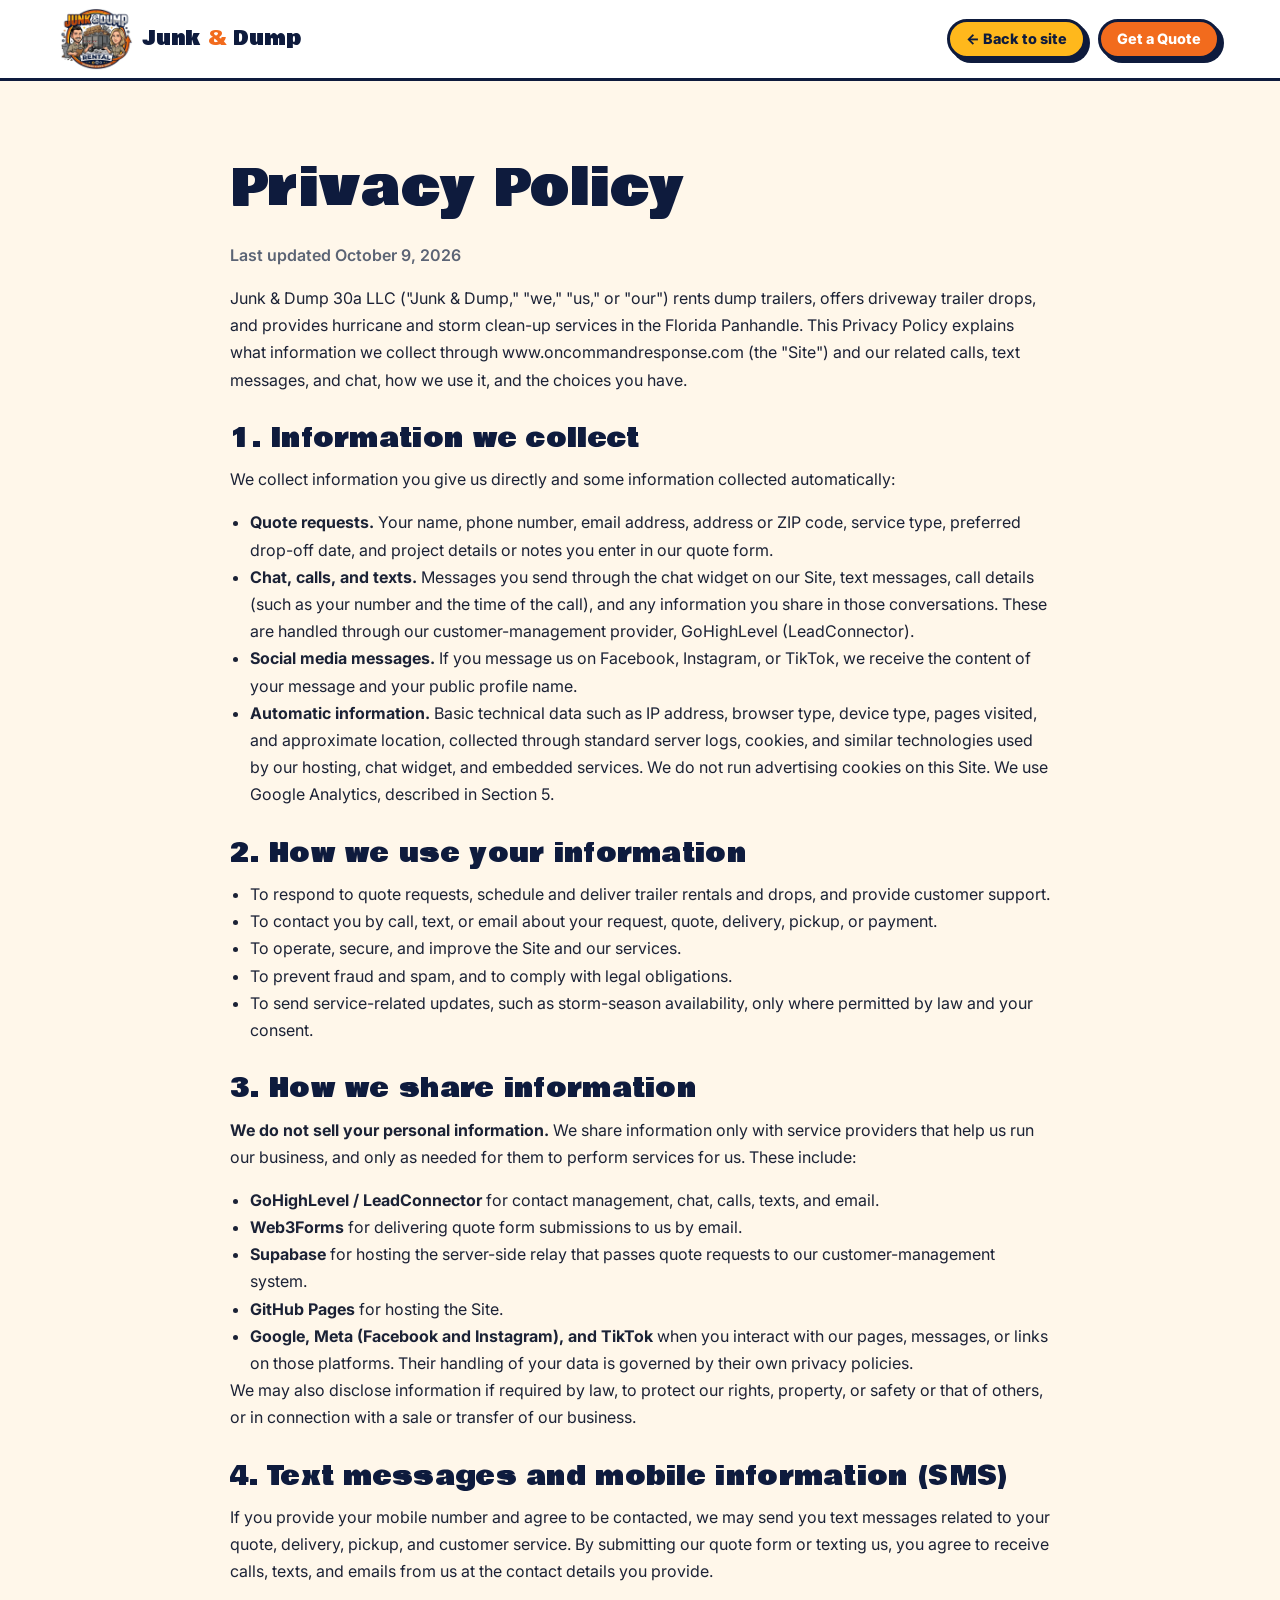
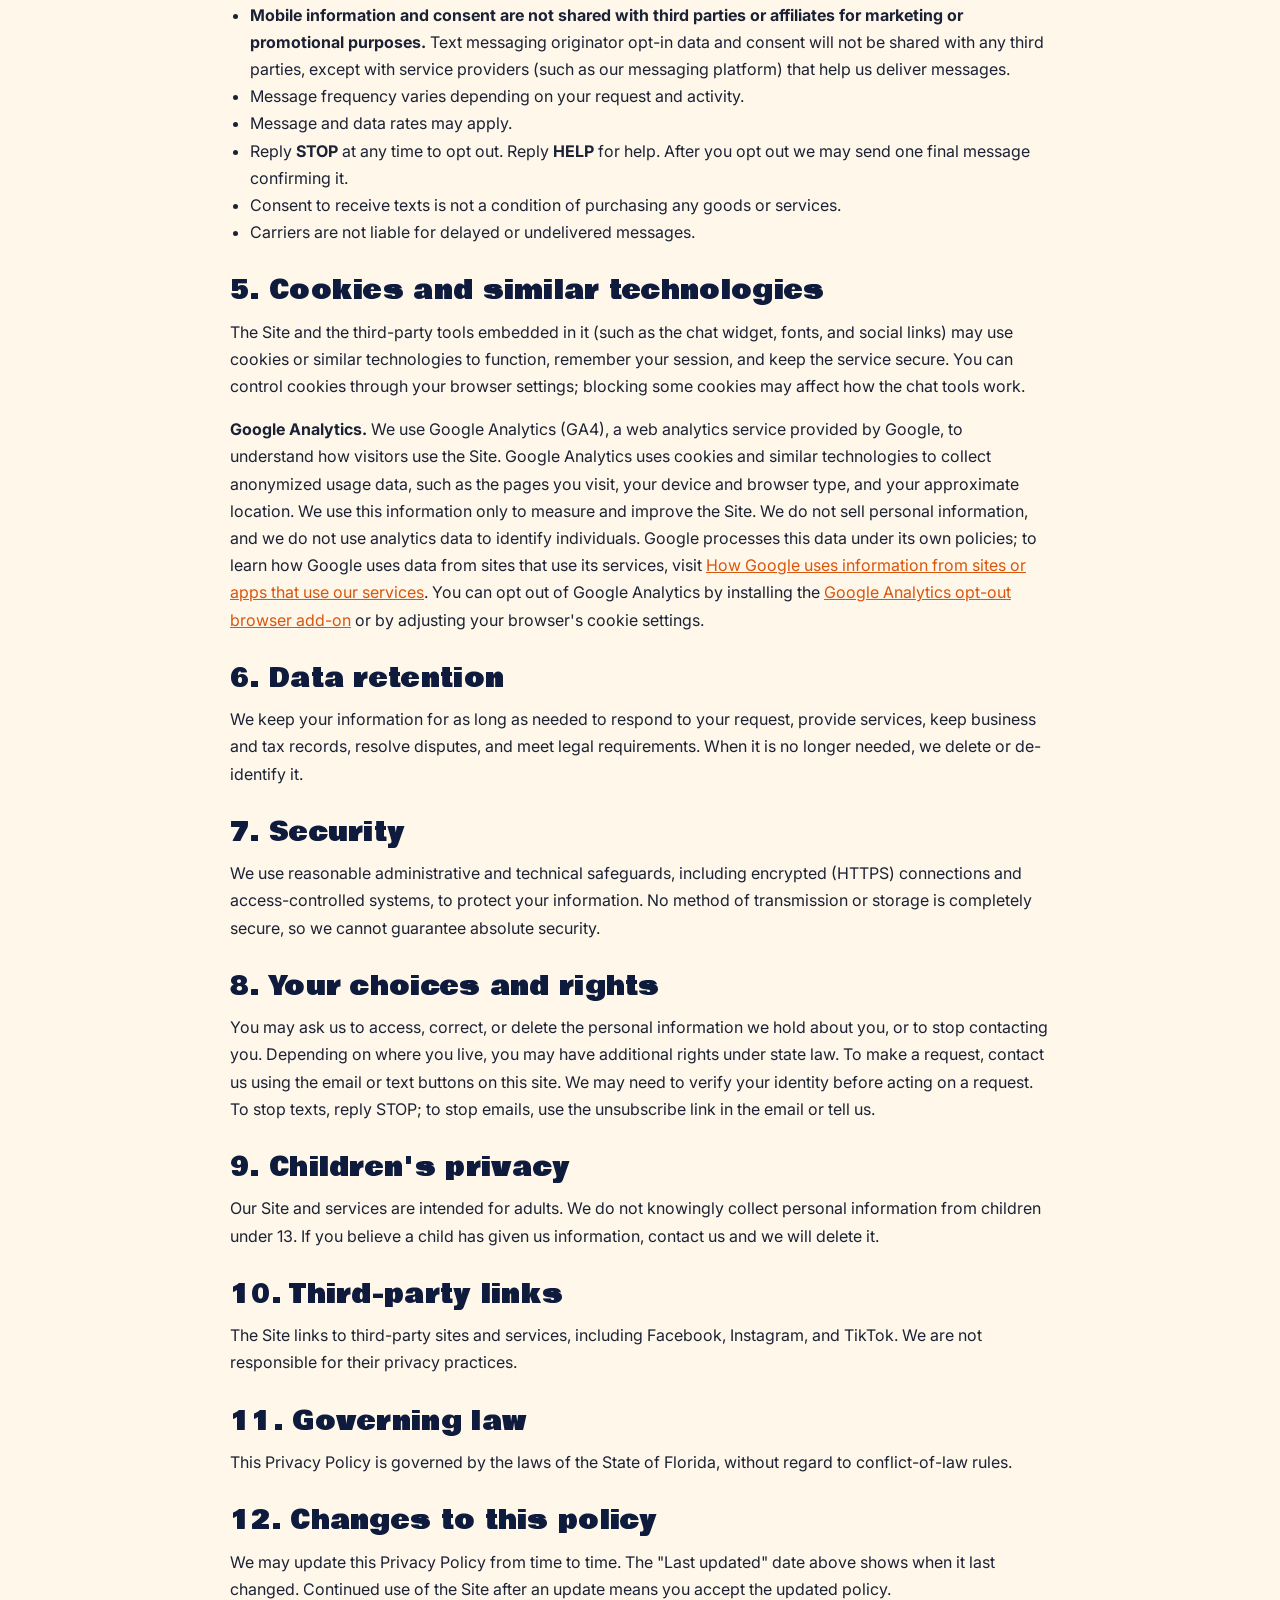
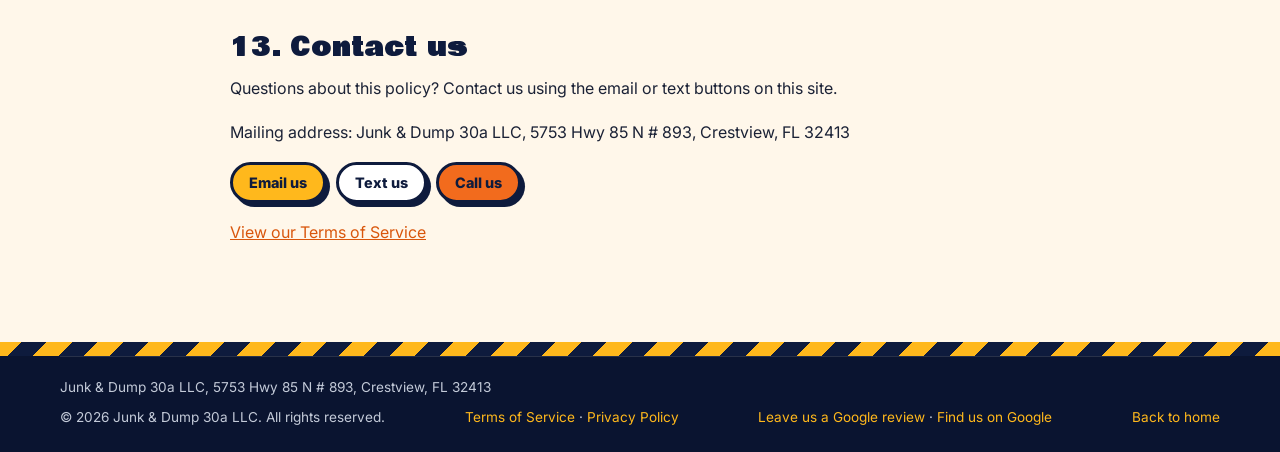
<file: privacy.html>
<!DOCTYPE html>
<html lang="en">
<head>
  <!-- Google tag (gtag.js) -->
  <script async src="https://www.googletagmanager.com/gtag/js?id=G-H8108D52WM"></script>
  <script>
    window.dataLayer = window.dataLayer || [];
    function gtag(){dataLayer.push(arguments);}
    gtag('js', new Date());

    gtag('config', 'G-H8108D52WM');
  </script>
  <meta charset="utf-8">
  <meta name="viewport" content="width=device-width, initial-scale=1">
  <title>Privacy Policy | Junk &amp; Dump Rental</title>
  <meta name="description" content="Privacy Policy for Junk &amp; Dump 30a LLC, dump trailer rental in the Florida Panhandle.">
  <meta name="theme-color" content="#0E1B3D">
  <link rel="canonical" href="https://www.oncommandresponse.com/privacy.html">

  <!-- Icons -->
  <link rel="icon" href="assets/favicon.ico" sizes="any">
  <link rel="icon" type="image/png" sizes="32x32" href="assets/favicon-32.png">
  <link rel="apple-touch-icon" href="assets/apple-touch-icon.png">

  <!-- Fonts -->
  <link rel="preconnect" href="https://fonts.googleapis.com">
  <link rel="preconnect" href="https://fonts.gstatic.com" crossorigin>
  <link href="https://fonts.googleapis.com/css2?family=Bowlby+One&family=Inter:wght@400;500;600;700;800&display=swap" rel="stylesheet">

  <link rel="stylesheet" href="styles.css">
  <style>
    .legal { max-width: 820px; }
    .legal h1 { font-size: clamp(2rem, 7vw, 3.2rem); }
    .legal h2 { font-size: clamp(1.25rem, 3.5vw, 1.6rem); margin-top: 2rem; }
    .legal p, .legal li { line-height: 1.7; }
    .legal ul { padding-left: 1.25rem; }
    .legal .updated { color: var(--muted); font-weight: 600; }
    .legal a { color: var(--orange-2); }
    .legal .btn { color: var(--navy); }
    .legal .btn-row { display: flex; flex-wrap: wrap; gap: .6rem; margin: 1rem 0; }
    .legal-note { background: var(--cream); border: var(--border); border-radius: var(--radius); padding: 1rem 1.25rem; }
  </style>
</head>
<body>
  <a class="skip-link" href="#main">Skip to content</a>

  <header class="site-header scrolled" id="top">
    <div class="container header-inner">
      <a href="/" class="brand" aria-label="Junk &amp; Dump Rental home">
        <img src="assets/logo-320.webp" width="320" height="272" alt="Junk &amp; Dump Rental logo" class="brand-logo">
        <span class="brand-name">Junk <span class="amp">&amp;</span> Dump</span>
      </a>
      <a href="/" class="btn btn-gold btn-sm">← Back to site</a>
      <a href="/assets/quote.html" class="btn btn-orange btn-sm header-cta">Get a Quote</a>
    </div>
  </header>

  <main id="main">
    <section class="section section-cream">
      <div class="container legal">
        <h1>Privacy Policy</h1>
        <p class="updated">Last updated October 9, 2026</p>
        <p>Junk &amp; Dump 30a LLC ("Junk &amp; Dump," "we," "us," or "our") rents dump trailers, offers driveway trailer drops, and provides hurricane and storm clean-up services in the Florida Panhandle. This Privacy Policy explains what information we collect through www.oncommandresponse.com (the "Site") and our related calls, text messages, and chat, how we use it, and the choices you have.</p>

        <h2>1. Information we collect</h2>
        <p>We collect information you give us directly and some information collected automatically:</p>
        <ul>
          <li><strong>Quote requests.</strong> Your name, phone number, email address, address or ZIP code, service type, preferred drop-off date, and project details or notes you enter in our quote form.</li>
          <li><strong>Chat, calls, and texts.</strong> Messages you send through the chat widget on our Site, text messages, call details (such as your number and the time of the call), and any information you share in those conversations. These are handled through our customer-management provider, GoHighLevel (LeadConnector).</li>
          <li><strong>Social media messages.</strong> If you message us on Facebook, Instagram, or TikTok, we receive the content of your message and your public profile name.</li>
          <li><strong>Automatic information.</strong> Basic technical data such as IP address, browser type, device type, pages visited, and approximate location, collected through standard server logs, cookies, and similar technologies used by our hosting, chat widget, and embedded services. We do not run advertising cookies on this Site. We use Google Analytics, described in Section 5.</li>
        </ul>

        <h2>2. How we use your information</h2>
        <ul>
          <li>To respond to quote requests, schedule and deliver trailer rentals and drops, and provide customer support.</li>
          <li>To contact you by call, text, or email about your request, quote, delivery, pickup, or payment.</li>
          <li>To operate, secure, and improve the Site and our services.</li>
          <li>To prevent fraud and spam, and to comply with legal obligations.</li>
          <li>To send service-related updates, such as storm-season availability, only where permitted by law and your consent.</li>
        </ul>

        <h2>3. How we share information</h2>
        <p><strong>We do not sell your personal information.</strong> We share information only with service providers that help us run our business, and only as needed for them to perform services for us. These include:</p>
        <ul>
          <li><strong>GoHighLevel / LeadConnector</strong> for contact management, chat, calls, texts, and email.</li>
          <li><strong>Web3Forms</strong> for delivering quote form submissions to us by email.</li>
          <li><strong>Supabase</strong> for hosting the server-side relay that passes quote requests to our customer-management system.</li>
          <li><strong>GitHub Pages</strong> for hosting the Site.</li>
          <li><strong>Google, Meta (Facebook and Instagram), and TikTok</strong> when you interact with our pages, messages, or links on those platforms. Their handling of your data is governed by their own privacy policies.</li>
        </ul>
        <p>We may also disclose information if required by law, to protect our rights, property, or safety or that of others, or in connection with a sale or transfer of our business.</p>

        <h2>4. Text messages and mobile information (SMS)</h2>
        <p>If you provide your mobile number and agree to be contacted, we may send you text messages related to your quote, delivery, pickup, and customer service. By submitting our quote form or texting us, you agree to receive calls, texts, and emails from us at the contact details you provide.</p>
        <ul>
          <li><strong>Mobile information and consent are not shared with third parties or affiliates for marketing or promotional purposes.</strong> Text messaging originator opt-in data and consent will not be shared with any third parties, except with service providers (such as our messaging platform) that help us deliver messages.</li>
          <li>Message frequency varies depending on your request and activity.</li>
          <li>Message and data rates may apply.</li>
          <li>Reply <strong>STOP</strong> at any time to opt out. Reply <strong>HELP</strong> for help. After you opt out we may send one final message confirming it.</li>
          <li>Consent to receive texts is not a condition of purchasing any goods or services.</li>
          <li>Carriers are not liable for delayed or undelivered messages.</li>
        </ul>

        <h2>5. Cookies and similar technologies</h2>
        <p>The Site and the third-party tools embedded in it (such as the chat widget, fonts, and social links) may use cookies or similar technologies to function, remember your session, and keep the service secure. You can control cookies through your browser settings; blocking some cookies may affect how the chat tools work.</p>
        <p><strong>Google Analytics.</strong> We use Google Analytics (GA4), a web analytics service provided by Google, to understand how visitors use the Site. Google Analytics uses cookies and similar technologies to collect anonymized usage data, such as the pages you visit, your device and browser type, and your approximate location. We use this information only to measure and improve the Site. We do not sell personal information, and we do not use analytics data to identify individuals. Google processes this data under its own policies; to learn how Google uses data from sites that use its services, visit <a href="https://policies.google.com/technologies/partner-sites" target="_blank" rel="noopener">How Google uses information from sites or apps that use our services</a>. You can opt out of Google Analytics by installing the <a href="https://tools.google.com/dalr/ga/optout" target="_blank" rel="noopener">Google Analytics opt-out browser add-on</a> or by adjusting your browser's cookie settings.</p>

        <h2>6. Data retention</h2>
        <p>We keep your information for as long as needed to respond to your request, provide services, keep business and tax records, resolve disputes, and meet legal requirements. When it is no longer needed, we delete or de-identify it.</p>

        <h2>7. Security</h2>
        <p>We use reasonable administrative and technical safeguards, including encrypted (HTTPS) connections and access-controlled systems, to protect your information. No method of transmission or storage is completely secure, so we cannot guarantee absolute security.</p>

        <h2>8. Your choices and rights</h2>
        <p>You may ask us to access, correct, or delete the personal information we hold about you, or to stop contacting you. Depending on where you live, you may have additional rights under state law. To make a request, contact us using the email or text buttons on this site. We may need to verify your identity before acting on a request. To stop texts, reply STOP; to stop emails, use the unsubscribe link in the email or tell us.</p>

        <h2>9. Children's privacy</h2>
        <p>Our Site and services are intended for adults. We do not knowingly collect personal information from children under 13. If you believe a child has given us information, contact us and we will delete it.</p>

        <h2>10. Third-party links</h2>
        <p>The Site links to third-party sites and services, including Facebook, Instagram, and TikTok. We are not responsible for their privacy practices.</p>

        <h2>11. Governing law</h2>
        <p>This Privacy Policy is governed by the laws of the State of Florida, without regard to conflict-of-law rules.</p>

        <h2>12. Changes to this policy</h2>
        <p>We may update this Privacy Policy from time to time. The "Last updated" date above shows when it last changed. Continued use of the Site after an update means you accept the updated policy.</p>

        <h2>13. Contact us</h2>
        <p>Questions about this policy? Contact us using the email or text buttons on this site.</p>
        <p>Mailing address: Junk &amp; Dump 30a LLC, 5753 Hwy 85 N # 893, Crestview, FL 32413</p>
        <div class="btn-row">
          <a href="mailto:dump30a@gmail.com" class="btn btn-gold btn-sm" aria-label="Email Junk &amp; Dump">Email us</a>
          <a href="sms:+18506609936" class="btn btn-outline btn-sm" aria-label="Text Junk &amp; Dump">Text us</a>
          <a href="tel:+18506609936" class="btn btn-orange btn-sm" aria-label="Call Junk &amp; Dump">Call us</a>
        </div>
        <p><a href="terms.html">View our Terms of Service</a></p>
      </div>
    </section>
  </main>

  <footer class="site-footer">
    <div class="hazard" aria-hidden="true"></div>
    <div class="container footer-bottom">
      <p class="footer-address">Junk &amp; Dump 30a LLC, 5753 Hwy 85 N # 893, Crestview, FL 32413</p>
      <p>© <span id="year">2026</span> Junk &amp; Dump 30a LLC. All rights reserved.</p>
      <p><a href="terms.html">Terms of Service</a> · <a href="privacy.html">Privacy Policy</a></p>
      <p><a href="https://g.page/r/CW2k5FEiHb6nEBI/review" target="_blank" rel="noopener">Leave us a Google review</a> &middot; <a href="https://maps.app.goo.gl/QC3vAabaYqWfiqcC8?g_st=ic" target="_blank" rel="noopener">Find us on Google</a></p>
      <a href="/">Back to home</a>
    </div>
  </footer>
  <script>document.getElementById("year").textContent = new Date().getFullYear();</script>
  <script src="/script.js" defer></script>
<script src="https://widgets.leadconnectorhq.com/loader.js" data-resources-url="https://widgets.leadconnectorhq.com/chat-widget/loader.js" data-widget-id="6ac9408730aeff9a30f0bcf9" data-source="WEB_USER"></script>
</body>
</html>
</file>
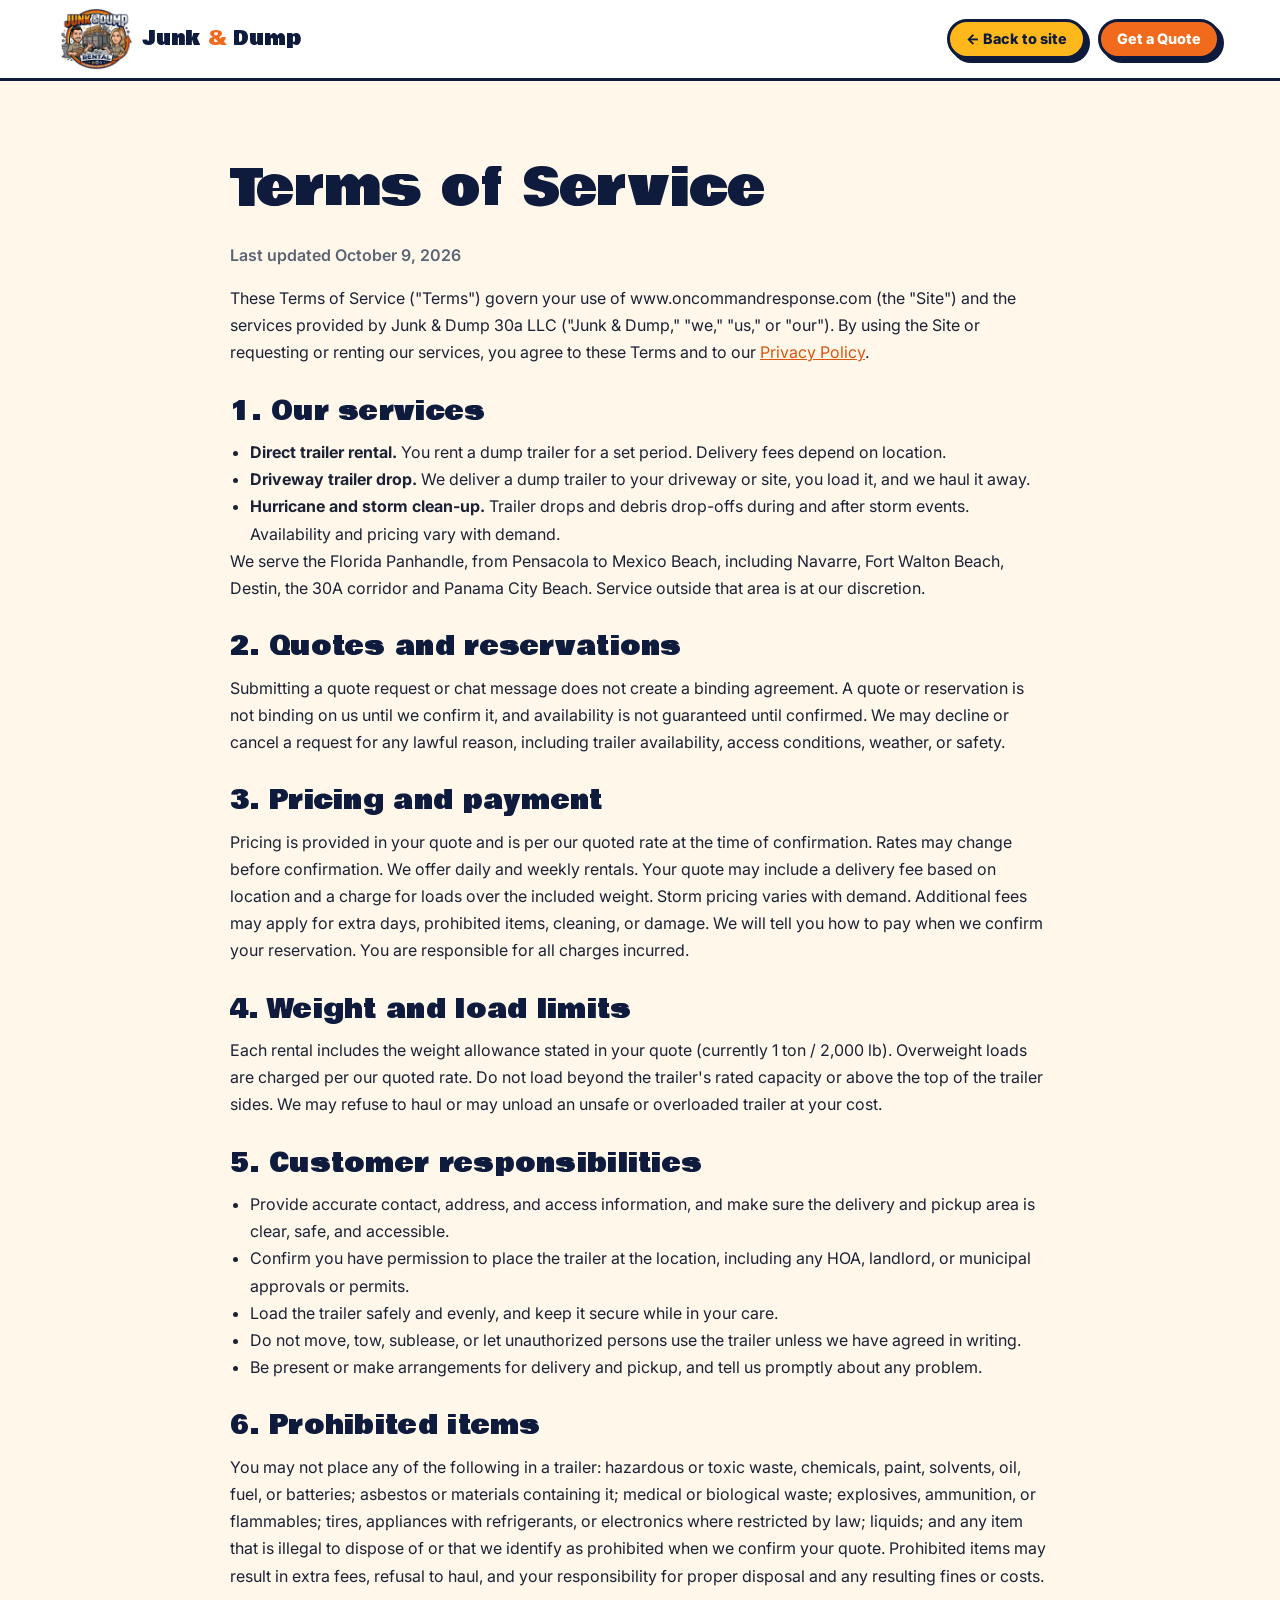
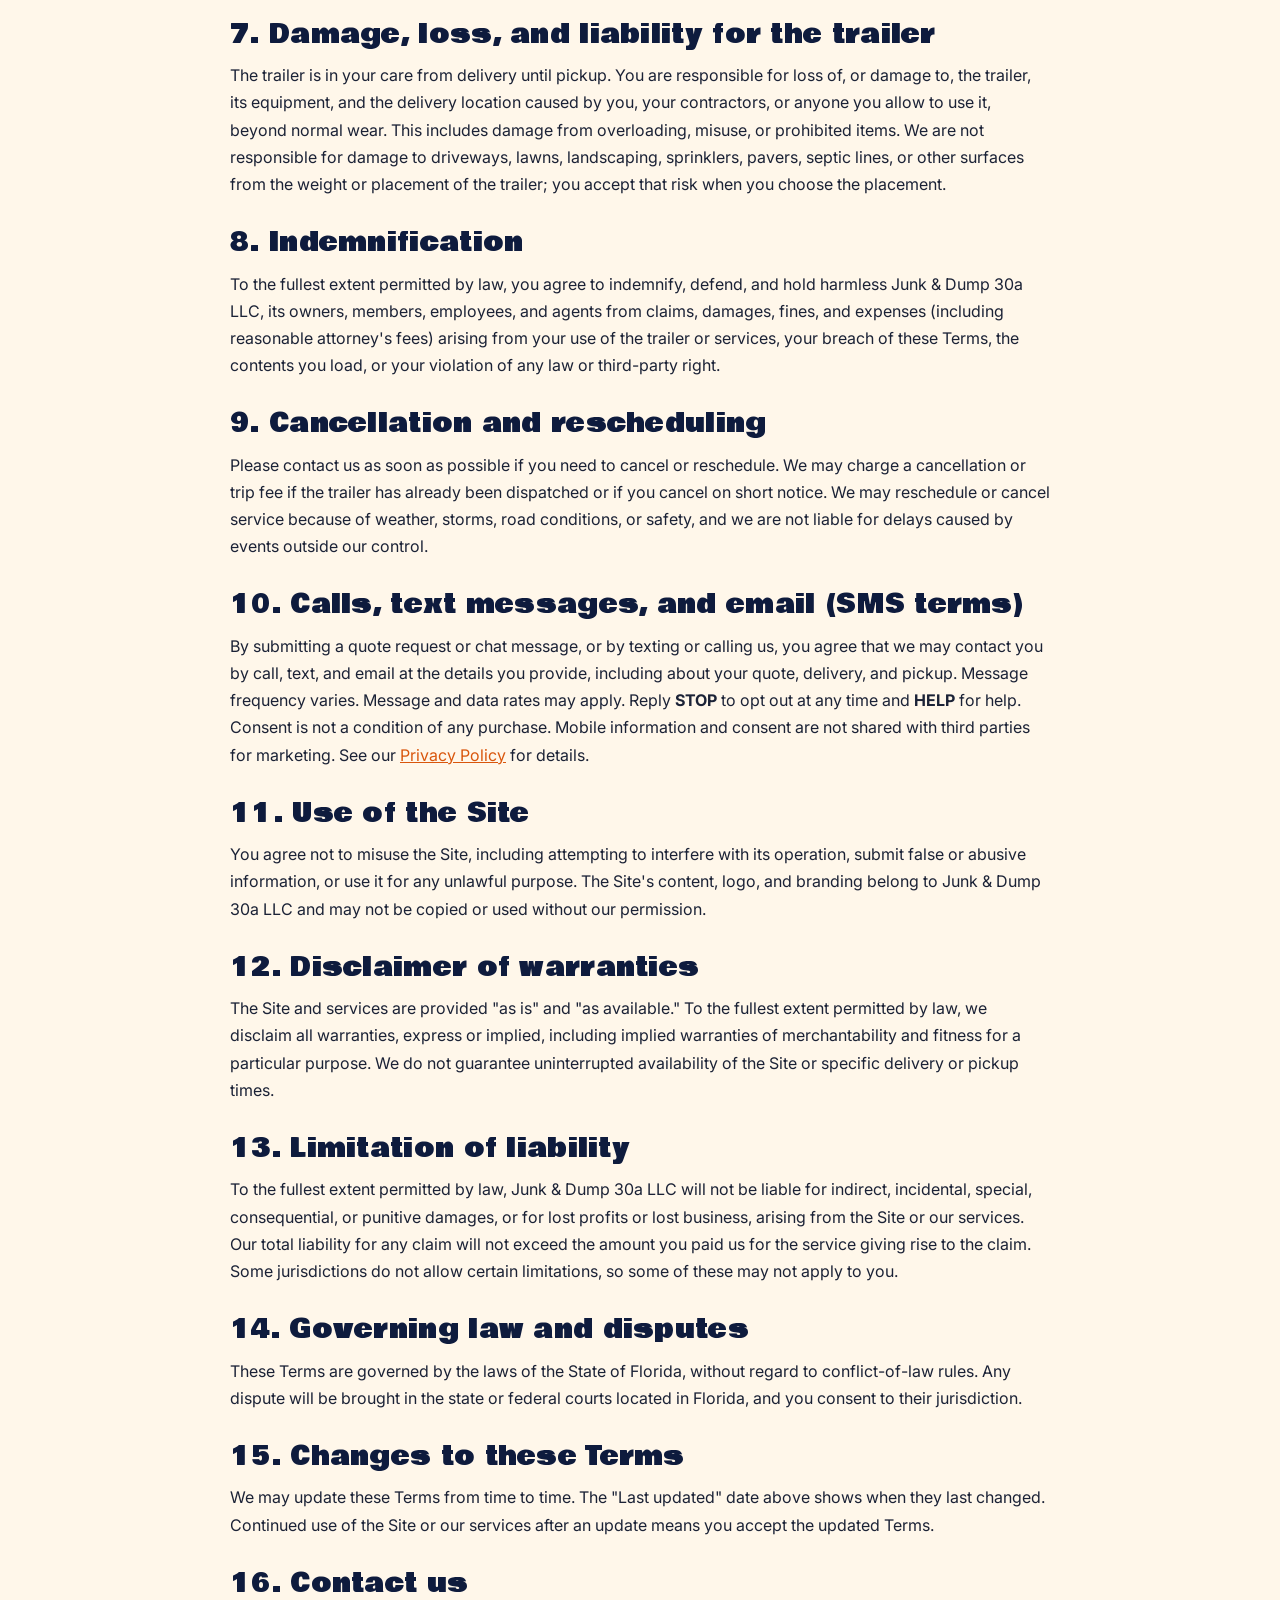
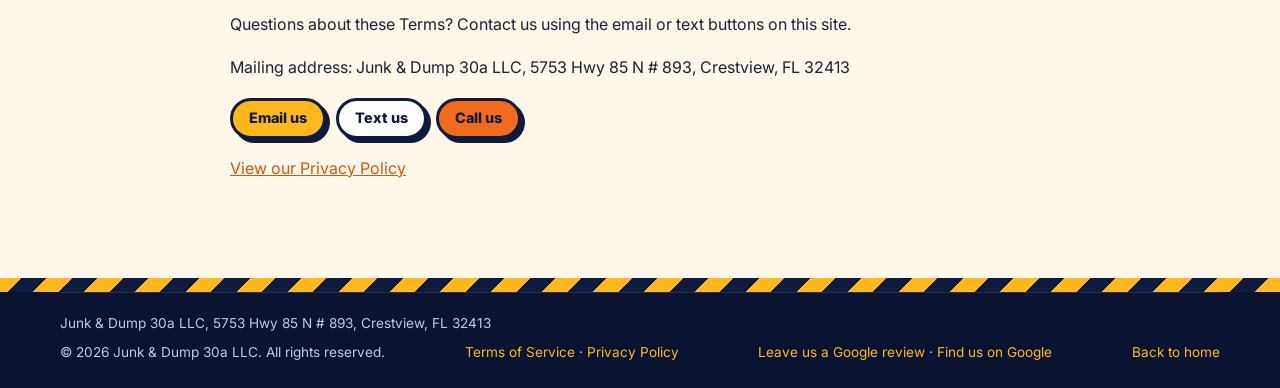
<file: terms.html>
<!DOCTYPE html>
<html lang="en">
<head>
  <!-- Google tag (gtag.js) -->
  <script async src="https://www.googletagmanager.com/gtag/js?id=G-H8108D52WM"></script>
  <script>
    window.dataLayer = window.dataLayer || [];
    function gtag(){dataLayer.push(arguments);}
    gtag('js', new Date());

    gtag('config', 'G-H8108D52WM');
  </script>
  <meta charset="utf-8">
  <meta name="viewport" content="width=device-width, initial-scale=1">
  <title>Terms of Service | Junk &amp; Dump Rental</title>
  <meta name="description" content="Terms of Service for Junk &amp; Dump 30a LLC, dump trailer rental in the Florida Panhandle.">
  <meta name="theme-color" content="#0E1B3D">
  <link rel="canonical" href="https://www.oncommandresponse.com/terms.html">

  <!-- Icons -->
  <link rel="icon" href="assets/favicon.ico" sizes="any">
  <link rel="icon" type="image/png" sizes="32x32" href="assets/favicon-32.png">
  <link rel="apple-touch-icon" href="assets/apple-touch-icon.png">

  <!-- Fonts -->
  <link rel="preconnect" href="https://fonts.googleapis.com">
  <link rel="preconnect" href="https://fonts.gstatic.com" crossorigin>
  <link href="https://fonts.googleapis.com/css2?family=Bowlby+One&family=Inter:wght@400;500;600;700;800&display=swap" rel="stylesheet">

  <link rel="stylesheet" href="styles.css">
  <style>
    .legal { max-width: 820px; }
    .legal h1 { font-size: clamp(2rem, 7vw, 3.2rem); }
    .legal h2 { font-size: clamp(1.25rem, 3.5vw, 1.6rem); margin-top: 2rem; }
    .legal p, .legal li { line-height: 1.7; }
    .legal ul { padding-left: 1.25rem; }
    .legal .updated { color: var(--muted); font-weight: 600; }
    .legal a { color: var(--orange-2); }
    .legal .btn { color: var(--navy); }
    .legal .btn-row { display: flex; flex-wrap: wrap; gap: .6rem; margin: 1rem 0; }
    .legal-note { background: var(--cream); border: var(--border); border-radius: var(--radius); padding: 1rem 1.25rem; }
  </style>
</head>
<body>
  <a class="skip-link" href="#main">Skip to content</a>

  <header class="site-header scrolled" id="top">
    <div class="container header-inner">
      <a href="/" class="brand" aria-label="Junk &amp; Dump Rental home">
        <img src="assets/logo-320.webp" width="320" height="272" alt="Junk &amp; Dump Rental logo" class="brand-logo">
        <span class="brand-name">Junk <span class="amp">&amp;</span> Dump</span>
      </a>
      <a href="/" class="btn btn-gold btn-sm">← Back to site</a>
      <a href="/assets/quote.html" class="btn btn-orange btn-sm header-cta">Get a Quote</a>
    </div>
  </header>

  <main id="main">
    <section class="section section-cream">
      <div class="container legal">
        <h1>Terms of Service</h1>
        <p class="updated">Last updated October 9, 2026</p>
        <p>These Terms of Service ("Terms") govern your use of www.oncommandresponse.com (the "Site") and the services provided by Junk &amp; Dump 30a LLC ("Junk &amp; Dump," "we," "us," or "our"). By using the Site or requesting or renting our services, you agree to these Terms and to our <a href="privacy.html">Privacy Policy</a>.</p>

        <h2>1. Our services</h2>
        <ul>
          <li><strong>Direct trailer rental.</strong> You rent a dump trailer for a set period. Delivery fees depend on location.</li>
          <li><strong>Driveway trailer drop.</strong> We deliver a dump trailer to your driveway or site, you load it, and we haul it away.</li>
          <li><strong>Hurricane and storm clean-up.</strong> Trailer drops and debris drop-offs during and after storm events. Availability and pricing vary with demand.</li>
        </ul>
        <p>We serve the Florida Panhandle, from Pensacola to Mexico Beach, including Navarre, Fort Walton Beach, Destin, the 30A corridor and Panama City Beach. Service outside that area is at our discretion.</p>

        <h2>2. Quotes and reservations</h2>
        <p>Submitting a quote request or chat message does not create a binding agreement. A quote or reservation is not binding on us until we confirm it, and availability is not guaranteed until confirmed. We may decline or cancel a request for any lawful reason, including trailer availability, access conditions, weather, or safety.</p>

        <h2>3. Pricing and payment</h2>
        <p>Pricing is provided in your quote and is per our quoted rate at the time of confirmation. Rates may change before confirmation. We offer daily and weekly rentals. Your quote may include a delivery fee based on location and a charge for loads over the included weight. Storm pricing varies with demand. Additional fees may apply for extra days, prohibited items, cleaning, or damage. We will tell you how to pay when we confirm your reservation. You are responsible for all charges incurred.</p>

        <h2>4. Weight and load limits</h2>
        <p>Each rental includes the weight allowance stated in your quote (currently 1 ton / 2,000 lb). Overweight loads are charged per our quoted rate. Do not load beyond the trailer's rated capacity or above the top of the trailer sides. We may refuse to haul or may unload an unsafe or overloaded trailer at your cost.</p>

        <h2>5. Customer responsibilities</h2>
        <ul>
          <li>Provide accurate contact, address, and access information, and make sure the delivery and pickup area is clear, safe, and accessible.</li>
          <li>Confirm you have permission to place the trailer at the location, including any HOA, landlord, or municipal approvals or permits.</li>
          <li>Load the trailer safely and evenly, and keep it secure while in your care.</li>
          <li>Do not move, tow, sublease, or let unauthorized persons use the trailer unless we have agreed in writing.</li>
          <li>Be present or make arrangements for delivery and pickup, and tell us promptly about any problem.</li>
        </ul>

        <h2>6. Prohibited items</h2>
        <p>You may not place any of the following in a trailer: hazardous or toxic waste, chemicals, paint, solvents, oil, fuel, or batteries; asbestos or materials containing it; medical or biological waste; explosives, ammunition, or flammables; tires, appliances with refrigerants, or electronics where restricted by law; liquids; and any item that is illegal to dispose of or that we identify as prohibited when we confirm your quote. Prohibited items may result in extra fees, refusal to haul, and your responsibility for proper disposal and any resulting fines or costs.</p>

        <h2>7. Damage, loss, and liability for the trailer</h2>
        <p>The trailer is in your care from delivery until pickup. You are responsible for loss of, or damage to, the trailer, its equipment, and the delivery location caused by you, your contractors, or anyone you allow to use it, beyond normal wear. This includes damage from overloading, misuse, or prohibited items. We are not responsible for damage to driveways, lawns, landscaping, sprinklers, pavers, septic lines, or other surfaces from the weight or placement of the trailer; you accept that risk when you choose the placement.</p>

        <h2>8. Indemnification</h2>
        <p>To the fullest extent permitted by law, you agree to indemnify, defend, and hold harmless Junk &amp; Dump 30a LLC, its owners, members, employees, and agents from claims, damages, fines, and expenses (including reasonable attorney's fees) arising from your use of the trailer or services, your breach of these Terms, the contents you load, or your violation of any law or third-party right.</p>

        <h2>9. Cancellation and rescheduling</h2>
        <p>Please contact us as soon as possible if you need to cancel or reschedule. We may charge a cancellation or trip fee if the trailer has already been dispatched or if you cancel on short notice. We may reschedule or cancel service because of weather, storms, road conditions, or safety, and we are not liable for delays caused by events outside our control.</p>

        <h2>10. Calls, text messages, and email (SMS terms)</h2>
        <p>By submitting a quote request or chat message, or by texting or calling us, you agree that we may contact you by call, text, and email at the details you provide, including about your quote, delivery, and pickup. Message frequency varies. Message and data rates may apply. Reply <strong>STOP</strong> to opt out at any time and <strong>HELP</strong> for help. Consent is not a condition of any purchase. Mobile information and consent are not shared with third parties for marketing. See our <a href="privacy.html">Privacy Policy</a> for details.</p>

        <h2>11. Use of the Site</h2>
        <p>You agree not to misuse the Site, including attempting to interfere with its operation, submit false or abusive information, or use it for any unlawful purpose. The Site's content, logo, and branding belong to Junk &amp; Dump 30a LLC and may not be copied or used without our permission.</p>

        <h2>12. Disclaimer of warranties</h2>
        <p>The Site and services are provided "as is" and "as available." To the fullest extent permitted by law, we disclaim all warranties, express or implied, including implied warranties of merchantability and fitness for a particular purpose. We do not guarantee uninterrupted availability of the Site or specific delivery or pickup times.</p>

        <h2>13. Limitation of liability</h2>
        <p>To the fullest extent permitted by law, Junk &amp; Dump 30a LLC will not be liable for indirect, incidental, special, consequential, or punitive damages, or for lost profits or lost business, arising from the Site or our services. Our total liability for any claim will not exceed the amount you paid us for the service giving rise to the claim. Some jurisdictions do not allow certain limitations, so some of these may not apply to you.</p>

        <h2>14. Governing law and disputes</h2>
        <p>These Terms are governed by the laws of the State of Florida, without regard to conflict-of-law rules. Any dispute will be brought in the state or federal courts located in Florida, and you consent to their jurisdiction.</p>

        <h2>15. Changes to these Terms</h2>
        <p>We may update these Terms from time to time. The "Last updated" date above shows when they last changed. Continued use of the Site or our services after an update means you accept the updated Terms.</p>

        <h2>16. Contact us</h2>
        <p>Questions about these Terms? Contact us using the email or text buttons on this site.</p>
        <p>Mailing address: Junk &amp; Dump 30a LLC, 5753 Hwy 85 N # 893, Crestview, FL 32413</p>
        <div class="btn-row">
          <a href="mailto:dump30a@gmail.com" class="btn btn-gold btn-sm" aria-label="Email Junk &amp; Dump">Email us</a>
          <a href="sms:+18506609936" class="btn btn-outline btn-sm" aria-label="Text Junk &amp; Dump">Text us</a>
          <a href="tel:+18506609936" class="btn btn-orange btn-sm" aria-label="Call Junk &amp; Dump">Call us</a>
        </div>
        <p><a href="privacy.html">View our Privacy Policy</a></p>
      </div>
    </section>
  </main>

  <footer class="site-footer">
    <div class="hazard" aria-hidden="true"></div>
    <div class="container footer-bottom">
      <p class="footer-address">Junk &amp; Dump 30a LLC, 5753 Hwy 85 N # 893, Crestview, FL 32413</p>
      <p>© <span id="year">2026</span> Junk &amp; Dump 30a LLC. All rights reserved.</p>
      <p><a href="terms.html">Terms of Service</a> · <a href="privacy.html">Privacy Policy</a></p>
      <p><a href="https://g.page/r/CW2k5FEiHb6nEBI/review" target="_blank" rel="noopener">Leave us a Google review</a> &middot; <a href="https://maps.app.goo.gl/QC3vAabaYqWfiqcC8?g_st=ic" target="_blank" rel="noopener">Find us on Google</a></p>
      <a href="/">Back to home</a>
    </div>
  </footer>
  <script>document.getElementById("year").textContent = new Date().getFullYear();</script>
  <script src="/script.js" defer></script>
<script src="https://widgets.leadconnectorhq.com/loader.js" data-resources-url="https://widgets.leadconnectorhq.com/chat-widget/loader.js" data-widget-id="6ac9408730aeff9a30f0bcf9" data-source="WEB_USER"></script>
</body>
</html>
</file>
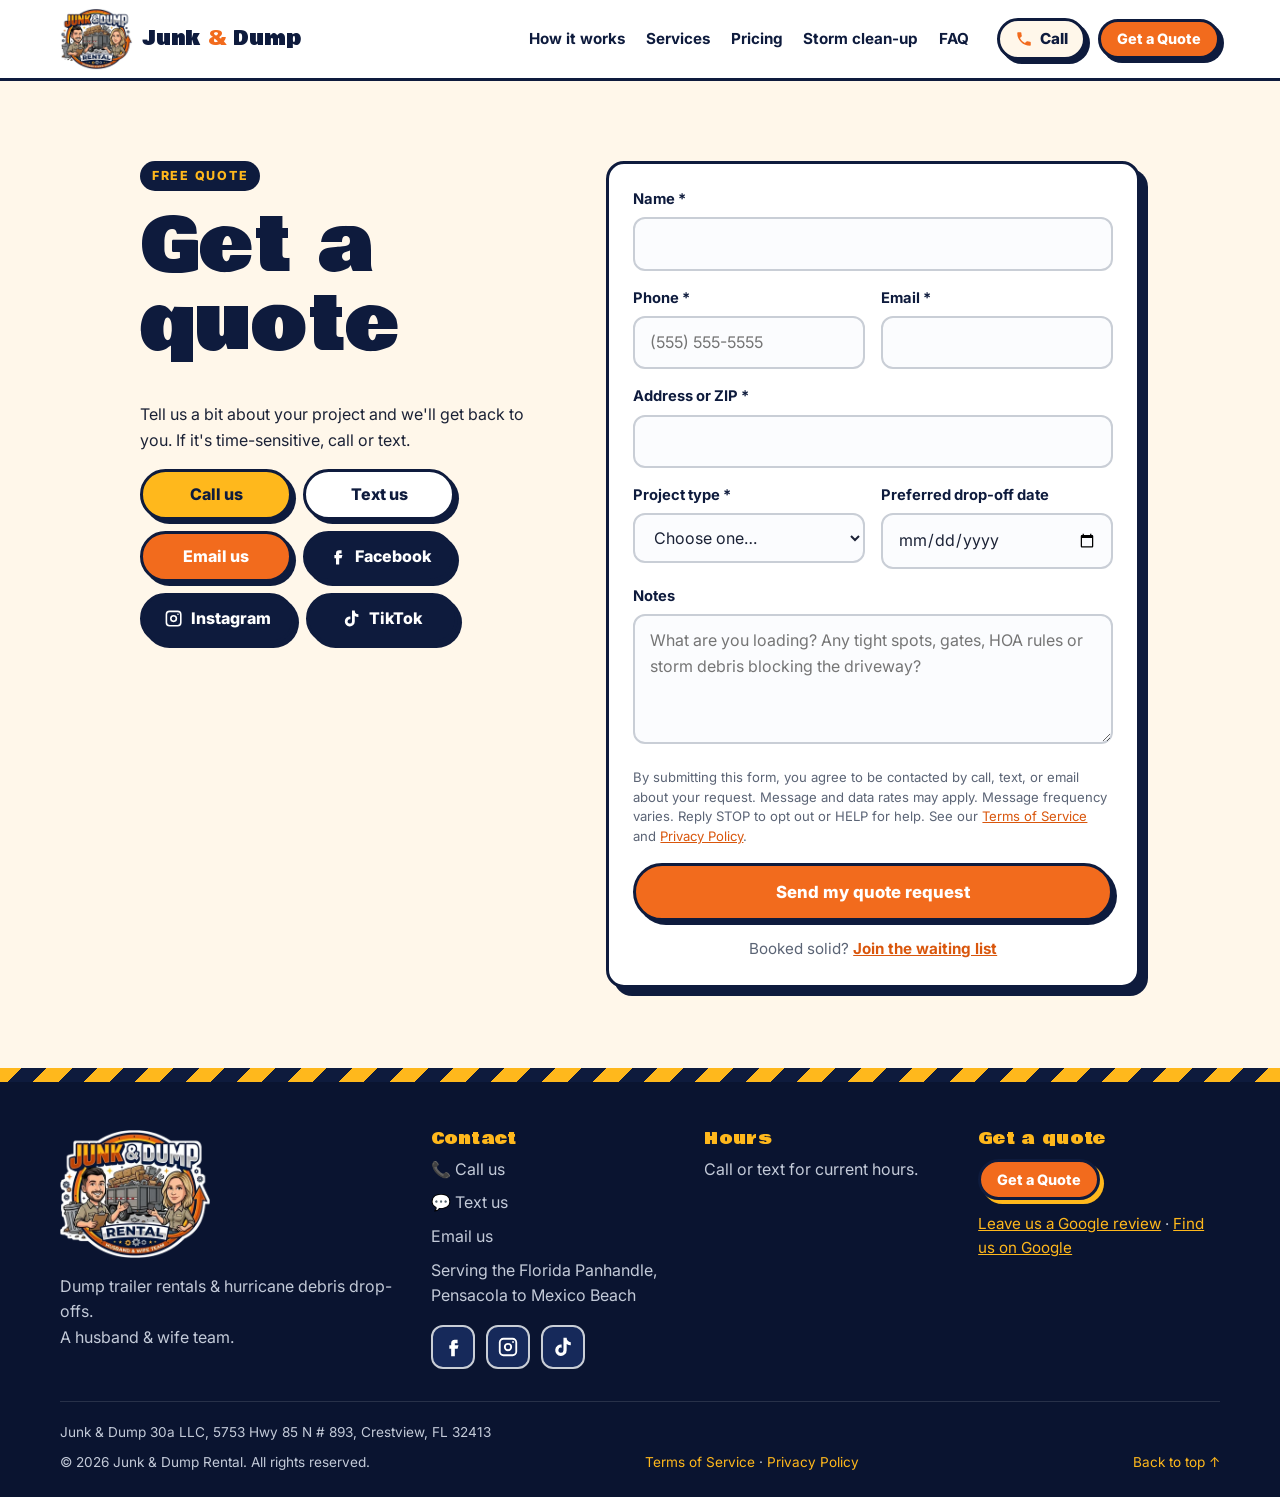
<file: assets/quote.html>
<!DOCTYPE html>
<html lang="en">
<head>
  <!-- Google tag (gtag.js) -->
  <script async src="https://www.googletagmanager.com/gtag/js?id=G-H8108D52WM"></script>
  <script>
    window.dataLayer = window.dataLayer || [];
    function gtag(){dataLayer.push(arguments);}
    gtag('js', new Date());

    gtag('config', 'G-H8108D52WM');
  </script>
  <meta charset="utf-8">
  <meta name="viewport" content="width=device-width, initial-scale=1">
  <title>Get a Free Quote | Junk &amp; Dump Rental</title>
  <meta name="description" content="Request a free quote from Junk &amp; Dump Rental for a dump trailer rental, driveway trailer drop or hurricane and storm debris drop-off. Serving the Florida Panhandle, from Pensacola to Mexico Beach.">
  <meta name="theme-color" content="#0E1B3D">
  <meta name="robots" content="index, follow">
  <link rel="canonical" href="https://www.oncommandresponse.com/assets/quote.html">

  <!-- Icons -->
  <link rel="icon" href="/assets/favicon.ico" sizes="any">
  <link rel="icon" type="image/png" sizes="32x32" href="/assets/favicon-32.png">
  <link rel="apple-touch-icon" href="/assets/apple-touch-icon.png">

  <!-- Fonts -->
  <link rel="preconnect" href="https://fonts.googleapis.com">
  <link rel="preconnect" href="https://fonts.gstatic.com" crossorigin>
  <link href="https://fonts.googleapis.com/css2?family=Bowlby+One&family=Inter:wght@400;500;600;700;800&display=swap" rel="stylesheet">

  <link rel="stylesheet" href="/styles.css">

</head>
<body class="quote-page">
  <a class="skip-link" href="#main">Skip to content</a>

  <!-- ============ HEADER ============ -->
  <header class="site-header" id="top">
    <div class="container header-inner">
      <a href="/" class="brand" aria-label="Junk &amp; Dump Rental home">
        <img src="/assets/logo-320.webp" width="320" height="272" alt="Junk &amp; Dump Rental logo" class="brand-logo">
        <span class="brand-name">Junk <span class="amp">&amp;</span> Dump</span>
      </a>
      <nav class="main-nav" id="main-nav" aria-label="Main">
        <a href="/#how">How it works</a>
        <a href="/#services">Services</a>
        <a href="/#pricing">Pricing</a>
        <a href="/#storm">Storm clean-up</a>
        <a href="/#faq">FAQ</a>
      </nav>
      <a href="tel:+18506609936" class="header-phone" aria-label="Call Junk &amp; Dump">
        <svg aria-hidden="true" viewBox="0 0 24 24"><path d="M6.6 10.8a15.1 15.1 0 0 0 6.6 6.6l2.2-2.2a1 1 0 0 1 1-.25 11.4 11.4 0 0 0 3.6.57 1 1 0 0 1 1 1V20a1 1 0 0 1-1 1A17 17 0 0 1 3 4a1 1 0 0 1 1-1h3.5a1 1 0 0 1 1 1c0 1.25.2 2.45.57 3.57a1 1 0 0 1-.25 1z"/></svg>
        <span>Call</span>
      </a>
      <a href="/assets/quote.html" class="btn btn-orange btn-sm header-cta" aria-current="page">Get a Quote</a>
      <button class="nav-toggle" aria-controls="main-nav" aria-expanded="false" aria-label="Open menu">
        <span></span><span></span><span></span>
      </button>
    </div>
  </header>

  <main id="main">
    <section class="section section-cream" id="quote">
      <div class="container quote">
        <div class="quote-copy">
          <p class="eyebrow eyebrow-dark">Free quote</p>
          <h1>Get a quote</h1>
          <p>Tell us a bit about your project and we'll get back to you. If it's time-sensitive, call or text.</p>
          <p class="quote-contact">
            <a href="tel:+18506609936" class="btn btn-gold" aria-label="Call Junk &amp; Dump">Call us</a>
            <a href="sms:+18506609936" class="btn btn-outline" aria-label="Text Junk &amp; Dump">Text us</a>
            <a href="mailto:dump30a@gmail.com" class="btn btn-orange" aria-label="Email Junk &amp; Dump">Email us</a>
            <a href="https://www.facebook.com/share/19p5dMJsrz/?mibextid=wwXIfr" class="btn btn-navy" target="_blank" rel="noopener" aria-label="Junk &amp; Dump on Facebook">
              <svg viewBox="0 0 24 24" aria-hidden="true"><path d="M14 8h3V4h-3a4 4 0 0 0-4 4v2H8v4h2v8h4v-8h3l1-4h-4V8z"/></svg>
              Facebook
            </a>
            <a href="https://www.instagram.com/dump30a/" class="btn btn-navy" target="_blank" rel="noopener" aria-label="Junk &amp; Dump on Instagram">
              <svg viewBox="0 0 24 24" aria-hidden="true"><path d="M7 2h10a5 5 0 0 1 5 5v10a5 5 0 0 1-5 5H7a5 5 0 0 1-5-5V7a5 5 0 0 1 5-5zm0 2a3 3 0 0 0-3 3v10a3 3 0 0 0 3 3h10a3 3 0 0 0 3-3V7a3 3 0 0 0-3-3zm5 3.5a4.5 4.5 0 1 1 0 9 4.5 4.5 0 0 1 0-9zm0 2a2.5 2.5 0 1 0 0 5 2.5 2.5 0 0 0 0-5zM17.5 5.5a1 1 0 1 1 0 2 1 1 0 0 1 0-2z"/></svg>
              Instagram
            </a>
            <a href="https://www.tiktok.com/@dump30a" class="btn btn-navy" target="_blank" rel="noopener" aria-label="Junk &amp; Dump on TikTok">
              <svg viewBox="0 0 24 24" aria-hidden="true"><path d="M16 2h-3.5v13.5a2.75 2.75 0 1 1-2-2.65V9.3A6.25 6.25 0 1 0 16 15.5V8.7a7.6 7.6 0 0 0 4.5 1.45V6.7A4.5 4.5 0 0 1 16 2z"/></svg>
              TikTok
            </a>
          </p>
        </div>
        <form class="card quote-form" id="quote-form" novalidate>
          <input type="checkbox" name="botcheck" tabindex="-1" autocomplete="off" aria-hidden="true" class="botcheck" style="display: none;">
          <div class="field">
            <label for="q-name">Name *</label>
            <input id="q-name" name="name" type="text" autocomplete="name" required>
            <p class="error" aria-live="polite"></p>
          </div>
          <div class="field-row">
            <div class="field">
              <label for="q-phone">Phone *</label>
              <input id="q-phone" name="phone" type="tel" autocomplete="tel" inputmode="tel" required placeholder="(555) 555-5555">
              <p class="error" aria-live="polite"></p>
            </div>
            <div class="field">
              <label for="q-email">Email *</label>
              <input id="q-email" name="email" type="email" autocomplete="email" required>
              <p class="error" aria-live="polite"></p>
            </div>
          </div>
          <div class="field">
            <label for="q-address">Address or ZIP *</label>
            <input id="q-address" name="address" type="text" autocomplete="street-address" required>
            <p class="error" aria-live="polite"></p>
          </div>
          <div class="field-row">
            <div class="field">
              <label for="q-project">Project type *</label>
              <select id="q-project" name="project" required>
                <option value="">Choose one…</option>
                <option>Direct trailer rental</option>
                <option>Driveway trailer drop</option>
                <option>Hurricane/storm clean-up services</option>
              </select>
              <p class="error" aria-live="polite"></p>
            </div>
            <div class="field">
              <label for="q-date">Preferred drop-off date</label>
              <input id="q-date" name="date" type="date">
              <p class="error" aria-live="polite"></p>
            </div>
          </div>
          <div class="field">
            <label for="q-notes">Notes</label>
            <textarea id="q-notes" name="notes" rows="4" placeholder="What are you loading? Any tight spots, gates, HOA rules or storm debris blocking the driveway?"></textarea>
          </div>
          <p class="form-consent">By submitting this form, you agree to be contacted by call, text, or email about your request. Message and data rates may apply. Message frequency varies. Reply STOP to opt out or HELP for help. See our <a href="/terms.html">Terms of Service</a> and <a href="/privacy.html">Privacy Policy</a>.</p>
          <button type="submit" class="btn btn-orange btn-lg btn-block">Send my quote request</button>
          <p class="form-status" id="form-status" role="status" aria-live="polite"></p>
          <p class="form-alt">Booked solid? <a href="/assets/waitlist.html">Join the waiting list</a></p>
        </form>
      </div>
    </section>
  </main>

  <!-- ============ FOOTER ============ -->
  <footer class="site-footer">
    <div class="hazard" aria-hidden="true"></div>
    <div class="container footer-inner">
      <div class="footer-brand">
        <img src="/assets/logo-320.webp" width="320" height="272" alt="" class="footer-logo" loading="lazy">
        <p>Dump trailer rentals &amp; hurricane debris drop-offs.<br>A husband &amp; wife team.</p>
      </div>
      <div>
        <h4>Contact</h4>
        <ul class="footer-list">
          <li><a href="tel:+18506609936" aria-label="Call Junk &amp; Dump">📞 Call us</a></li>
          <li><a href="sms:+18506609936" aria-label="Text Junk &amp; Dump">💬 Text us</a></li>
          <li><a href="mailto:dump30a@gmail.com" aria-label="Email Junk &amp; Dump">Email us</a></li>
          <li>Serving the Florida Panhandle, Pensacola to Mexico Beach</li>
        </ul>
        <div class="social">
          <a href="https://www.facebook.com/share/19p5dMJsrz/?mibextid=wwXIfr" target="_blank" rel="noopener" aria-label="Junk &amp; Dump on Facebook">
            <svg viewBox="0 0 24 24" aria-hidden="true"><path d="M14 8h3V4h-3a4 4 0 0 0-4 4v2H8v4h2v8h4v-8h3l1-4h-4V8z"/></svg>
          </a>
          <a href="https://www.instagram.com/dump30a/" target="_blank" rel="noopener" aria-label="Junk &amp; Dump on Instagram">
            <svg viewBox="0 0 24 24" aria-hidden="true"><path d="M7 2h10a5 5 0 0 1 5 5v10a5 5 0 0 1-5 5H7a5 5 0 0 1-5-5V7a5 5 0 0 1 5-5zm0 2a3 3 0 0 0-3 3v10a3 3 0 0 0 3 3h10a3 3 0 0 0 3-3V7a3 3 0 0 0-3-3zm5 3.5a4.5 4.5 0 1 1 0 9 4.5 4.5 0 0 1 0-9zm0 2a2.5 2.5 0 1 0 0 5 2.5 2.5 0 0 0 0-5zM17.5 5.5a1 1 0 1 1 0 2 1 1 0 0 1 0-2z"/></svg>
          </a>
          <a href="https://www.tiktok.com/@dump30a" target="_blank" rel="noopener" aria-label="Junk &amp; Dump on TikTok">
            <svg viewBox="0 0 24 24" aria-hidden="true"><path d="M16 2h-3.5v13.5a2.75 2.75 0 1 1-2-2.65V9.3A6.25 6.25 0 1 0 16 15.5V8.7a7.6 7.6 0 0 0 4.5 1.45V6.7A4.5 4.5 0 0 1 16 2z"/></svg>
          </a>
        </div>
      </div>
      <div>
        <h4>Hours</h4>
        <ul class="footer-list">
          <li>Call or text for current hours.</li>
        </ul>
      </div>
      <div>
        <h4>Get a quote</h4>
        <a href="/assets/quote.html" class="btn btn-orange btn-sm footer-cta">Get a Quote</a>
        <p class="footer-waitlist"><a href="https://g.page/r/CW2k5FEiHb6nEBI/review" target="_blank" rel="noopener">Leave us a Google review</a> &middot; <a href="https://maps.app.goo.gl/QC3vAabaYqWfiqcC8?g_st=ic" target="_blank" rel="noopener">Find us on Google</a></p>
      </div>
    </div>
    <div class="container footer-bottom">
      <p class="footer-address">Junk &amp; Dump 30a LLC, 5753 Hwy 85 N # 893, Crestview, FL 32413</p>
      <p>© <span id="year">2026</span> Junk &amp; Dump Rental. All rights reserved.</p>
      <p class="footer-legal"><a href="/terms.html">Terms of Service</a> · <a href="/privacy.html">Privacy Policy</a></p>
      <a href="#top">Back to top ↑</a>
    </div>
  </footer>

  <script src="/script.js" defer></script>
</body>
</html>
</file>
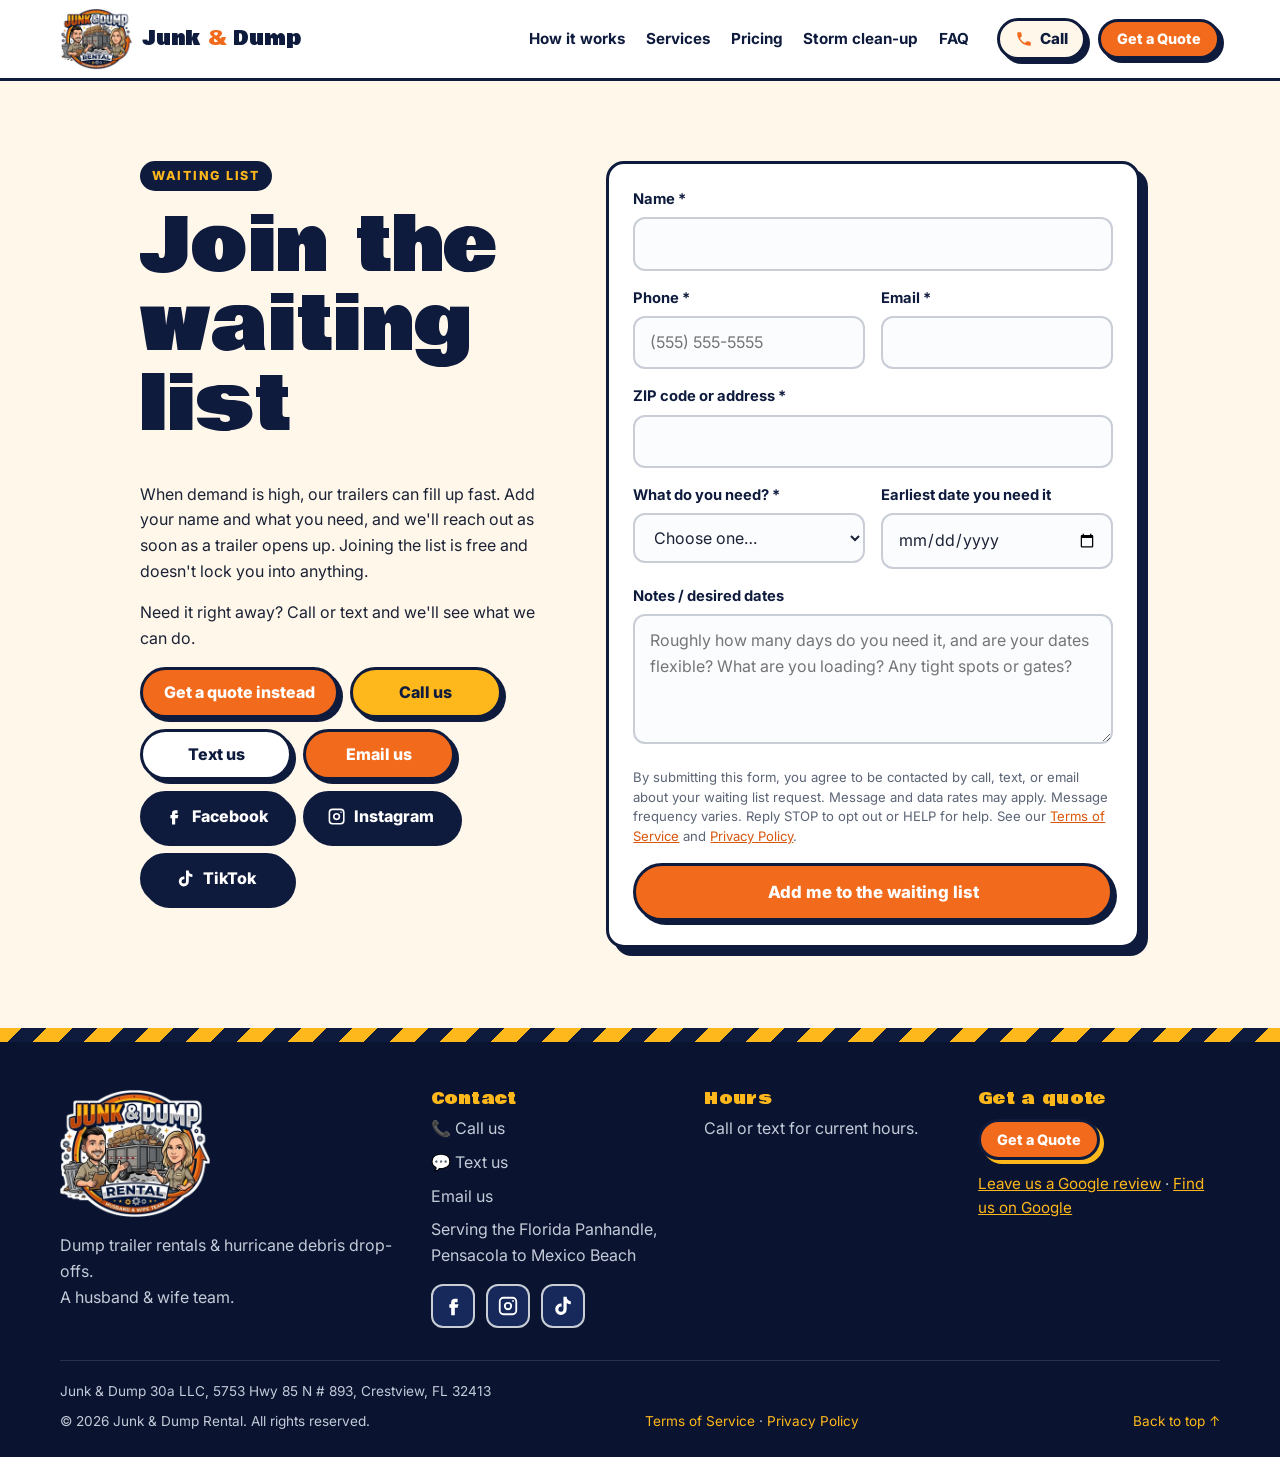
<file: assets/waitlist.html>
<!DOCTYPE html>
<html lang="en">
<head>
  <!-- Google tag (gtag.js) -->
  <script async src="https://www.googletagmanager.com/gtag/js?id=G-H8108D52WM"></script>
  <script>
    window.dataLayer = window.dataLayer || [];
    function gtag(){dataLayer.push(arguments);}
    gtag('js', new Date());

    gtag('config', 'G-H8108D52WM');
  </script>
  <meta charset="utf-8">
  <meta name="viewport" content="width=device-width, initial-scale=1">
  <title>Join the Waiting List | Junk &amp; Dump Rental</title>
  <meta name="description" content="Booked solid? Join the Junk &amp; Dump Rental waiting list and we'll reach out as soon as a trailer opens up. Serving the Florida Panhandle, from Pensacola to Mexico Beach.">
  <meta name="theme-color" content="#0E1B3D">
  <meta name="robots" content="index, follow">
  <link rel="canonical" href="https://www.oncommandresponse.com/assets/waitlist.html">

  <!-- Icons -->
  <link rel="icon" href="/assets/favicon.ico" sizes="any">
  <link rel="icon" type="image/png" sizes="32x32" href="/assets/favicon-32.png">
  <link rel="apple-touch-icon" href="/assets/apple-touch-icon.png">

  <!-- Fonts -->
  <link rel="preconnect" href="https://fonts.googleapis.com">
  <link rel="preconnect" href="https://fonts.gstatic.com" crossorigin>
  <link href="https://fonts.googleapis.com/css2?family=Bowlby+One&family=Inter:wght@400;500;600;700;800&display=swap" rel="stylesheet">

  <link rel="stylesheet" href="/styles.css">

</head>
<body class="quote-page waitlist-page">
  <a class="skip-link" href="#main">Skip to content</a>

  <!-- ============ HEADER ============ -->
  <header class="site-header" id="top">
    <div class="container header-inner">
      <a href="/" class="brand" aria-label="Junk &amp; Dump Rental home">
        <img src="/assets/logo-320.webp" width="320" height="272" alt="Junk &amp; Dump Rental logo" class="brand-logo">
        <span class="brand-name">Junk <span class="amp">&amp;</span> Dump</span>
      </a>
      <nav class="main-nav" id="main-nav" aria-label="Main">
        <a href="/#how">How it works</a>
        <a href="/#services">Services</a>
        <a href="/#pricing">Pricing</a>
        <a href="/#storm">Storm clean-up</a>
        <a href="/#faq">FAQ</a>
      </nav>
      <a href="tel:+18506609936" class="header-phone" aria-label="Call Junk &amp; Dump">
        <svg aria-hidden="true" viewBox="0 0 24 24"><path d="M6.6 10.8a15.1 15.1 0 0 0 6.6 6.6l2.2-2.2a1 1 0 0 1 1-.25 11.4 11.4 0 0 0 3.6.57 1 1 0 0 1 1 1V20a1 1 0 0 1-1 1A17 17 0 0 1 3 4a1 1 0 0 1 1-1h3.5a1 1 0 0 1 1 1c0 1.25.2 2.45.57 3.57a1 1 0 0 1-.25 1z"/></svg>
        <span>Call</span>
      </a>
      <a href="/assets/quote.html" class="btn btn-orange btn-sm header-cta">Get a Quote</a>
      <button class="nav-toggle" aria-controls="main-nav" aria-expanded="false" aria-label="Open menu">
        <span></span><span></span><span></span>
      </button>
    </div>
  </header>

  <main id="main">
    <section class="section section-cream" id="quote">
      <div class="container quote">
        <div class="quote-copy">
          <p class="eyebrow eyebrow-dark">Waiting list</p>
          <h1>Join the waiting list</h1>
          <p>When demand is high, our trailers can fill up fast. Add your name and what you need, and we'll reach out as soon as a trailer opens up. Joining the list is free and doesn't lock you into anything.</p>
          <p>Need it right away? Call or text and we'll see what we can do.</p>
          <p class="quote-contact">
            <a href="/assets/quote.html" class="btn btn-orange">Get a quote instead</a>
            <a href="tel:+18506609936" class="btn btn-gold" aria-label="Call Junk &amp; Dump">Call us</a>
            <a href="sms:+18506609936" class="btn btn-outline" aria-label="Text Junk &amp; Dump">Text us</a>
            <a href="mailto:dump30a@gmail.com" class="btn btn-orange" aria-label="Email Junk &amp; Dump">Email us</a>
            <a href="https://www.facebook.com/share/19p5dMJsrz/?mibextid=wwXIfr" class="btn btn-navy" target="_blank" rel="noopener" aria-label="Junk &amp; Dump on Facebook">
              <svg viewBox="0 0 24 24" aria-hidden="true"><path d="M14 8h3V4h-3a4 4 0 0 0-4 4v2H8v4h2v8h4v-8h3l1-4h-4V8z"/></svg>
              Facebook
            </a>
            <a href="https://www.instagram.com/dump30a/" class="btn btn-navy" target="_blank" rel="noopener" aria-label="Junk &amp; Dump on Instagram">
              <svg viewBox="0 0 24 24" aria-hidden="true"><path d="M7 2h10a5 5 0 0 1 5 5v10a5 5 0 0 1-5 5H7a5 5 0 0 1-5-5V7a5 5 0 0 1 5-5zm0 2a3 3 0 0 0-3 3v10a3 3 0 0 0 3 3h10a3 3 0 0 0 3-3V7a3 3 0 0 0-3-3zm5 3.5a4.5 4.5 0 1 1 0 9 4.5 4.5 0 0 1 0-9zm0 2a2.5 2.5 0 1 0 0 5 2.5 2.5 0 0 0 0-5zM17.5 5.5a1 1 0 1 1 0 2 1 1 0 0 1 0-2z"/></svg>
              Instagram
            </a>
            <a href="https://www.tiktok.com/@dump30a" class="btn btn-navy" target="_blank" rel="noopener" aria-label="Junk &amp; Dump on TikTok">
              <svg viewBox="0 0 24 24" aria-hidden="true"><path d="M16 2h-3.5v13.5a2.75 2.75 0 1 1-2-2.65V9.3A6.25 6.25 0 1 0 16 15.5V8.7a7.6 7.6 0 0 0 4.5 1.45V6.7A4.5 4.5 0 0 1 16 2z"/></svg>
              TikTok
            </a>
          </p>
        </div>
        <form class="card quote-form" id="quote-form" data-waitlist="true" novalidate>
          <input type="checkbox" name="botcheck" tabindex="-1" autocomplete="off" aria-hidden="true" class="botcheck" style="display: none;">
          <div class="field">
            <label for="w-name">Name *</label>
            <input id="w-name" name="name" type="text" autocomplete="name" required>
            <p class="error" aria-live="polite"></p>
          </div>
          <div class="field-row">
            <div class="field">
              <label for="w-phone">Phone *</label>
              <input id="w-phone" name="phone" type="tel" autocomplete="tel" inputmode="tel" required placeholder="(555) 555-5555">
              <p class="error" aria-live="polite"></p>
            </div>
            <div class="field">
              <label for="w-email">Email *</label>
              <input id="w-email" name="email" type="email" autocomplete="email" required>
              <p class="error" aria-live="polite"></p>
            </div>
          </div>
          <div class="field">
            <label for="w-address">ZIP code or address *</label>
            <input id="w-address" name="address" type="text" autocomplete="street-address" required>
            <p class="error" aria-live="polite"></p>
          </div>
          <div class="field-row">
            <div class="field">
              <label for="w-project">What do you need? *</label>
              <select id="w-project" name="project" required>
                <option value="">Choose one…</option>
                <option>Direct trailer rental</option>
                <option>Driveway trailer drop</option>
                <option>Hurricane/storm clean-up services</option>
              </select>
              <p class="error" aria-live="polite"></p>
            </div>
            <div class="field">
              <label for="w-date">Earliest date you need it</label>
              <input id="w-date" name="date" type="date">
              <p class="error" aria-live="polite"></p>
            </div>
          </div>
          <div class="field">
            <label for="w-notes">Notes / desired dates</label>
            <textarea id="w-notes" name="notes" rows="4" placeholder="Roughly how many days do you need it, and are your dates flexible? What are you loading? Any tight spots or gates?"></textarea>
          </div>
          <p class="form-consent">By submitting this form, you agree to be contacted by call, text, or email about your waiting list request. Message and data rates may apply. Message frequency varies. Reply STOP to opt out or HELP for help. See our <a href="/terms.html">Terms of Service</a> and <a href="/privacy.html">Privacy Policy</a>.</p>
          <button type="submit" class="btn btn-orange btn-lg btn-block">Add me to the waiting list</button>
          <p class="form-status" id="form-status" role="status" aria-live="polite"></p>
        </form>
      </div>
    </section>
  </main>

  <!-- ============ FOOTER ============ -->
  <footer class="site-footer">
    <div class="hazard" aria-hidden="true"></div>
    <div class="container footer-inner">
      <div class="footer-brand">
        <img src="/assets/logo-320.webp" width="320" height="272" alt="" class="footer-logo" loading="lazy">
        <p>Dump trailer rentals &amp; hurricane debris drop-offs.<br>A husband &amp; wife team.</p>
      </div>
      <div>
        <h4>Contact</h4>
        <ul class="footer-list">
          <li><a href="tel:+18506609936" aria-label="Call Junk &amp; Dump">📞 Call us</a></li>
          <li><a href="sms:+18506609936" aria-label="Text Junk &amp; Dump">💬 Text us</a></li>
          <li><a href="mailto:dump30a@gmail.com" aria-label="Email Junk &amp; Dump">Email us</a></li>
          <li>Serving the Florida Panhandle, Pensacola to Mexico Beach</li>
        </ul>
        <div class="social">
          <a href="https://www.facebook.com/share/19p5dMJsrz/?mibextid=wwXIfr" target="_blank" rel="noopener" aria-label="Junk &amp; Dump on Facebook">
            <svg viewBox="0 0 24 24" aria-hidden="true"><path d="M14 8h3V4h-3a4 4 0 0 0-4 4v2H8v4h2v8h4v-8h3l1-4h-4V8z"/></svg>
          </a>
          <a href="https://www.instagram.com/dump30a/" target="_blank" rel="noopener" aria-label="Junk &amp; Dump on Instagram">
            <svg viewBox="0 0 24 24" aria-hidden="true"><path d="M7 2h10a5 5 0 0 1 5 5v10a5 5 0 0 1-5 5H7a5 5 0 0 1-5-5V7a5 5 0 0 1 5-5zm0 2a3 3 0 0 0-3 3v10a3 3 0 0 0 3 3h10a3 3 0 0 0 3-3V7a3 3 0 0 0-3-3zm5 3.5a4.5 4.5 0 1 1 0 9 4.5 4.5 0 0 1 0-9zm0 2a2.5 2.5 0 1 0 0 5 2.5 2.5 0 0 0 0-5zM17.5 5.5a1 1 0 1 1 0 2 1 1 0 0 1 0-2z"/></svg>
          </a>
          <a href="https://www.tiktok.com/@dump30a" target="_blank" rel="noopener" aria-label="Junk &amp; Dump on TikTok">
            <svg viewBox="0 0 24 24" aria-hidden="true"><path d="M16 2h-3.5v13.5a2.75 2.75 0 1 1-2-2.65V9.3A6.25 6.25 0 1 0 16 15.5V8.7a7.6 7.6 0 0 0 4.5 1.45V6.7A4.5 4.5 0 0 1 16 2z"/></svg>
          </a>
        </div>
      </div>
      <div>
        <h4>Hours</h4>
        <ul class="footer-list">
          <li>Call or text for current hours.</li>
        </ul>
      </div>
      <div>
        <h4>Get a quote</h4>
        <a href="/assets/quote.html" class="btn btn-orange btn-sm footer-cta">Get a Quote</a>
        <p class="footer-waitlist"><a href="https://g.page/r/CW2k5FEiHb6nEBI/review" target="_blank" rel="noopener">Leave us a Google review</a> &middot; <a href="https://maps.app.goo.gl/QC3vAabaYqWfiqcC8?g_st=ic" target="_blank" rel="noopener">Find us on Google</a></p>
      </div>
    </div>
    <div class="container footer-bottom">
      <p class="footer-address">Junk &amp; Dump 30a LLC, 5753 Hwy 85 N # 893, Crestview, FL 32413</p>
      <p>© <span id="year">2026</span> Junk &amp; Dump Rental. All rights reserved.</p>
      <p class="footer-legal"><a href="/terms.html">Terms of Service</a> · <a href="/privacy.html">Privacy Policy</a></p>
      <a href="#top">Back to top ↑</a>
    </div>
  </footer>

  <script src="/script.js" defer></script>
</body>
</html>
</file>
<file: styles.css>
/* ==========================================================================
   Junk & Dump Rental – styles
   Palette pulled from the logo: navy, orange, gold, silver
   ========================================================================== */
:root {
  --navy: #0e1b3d;
  --navy-2: #16295a;
  --navy-3: #0a1430;
  --orange: #f26b1d;
  --orange-2: #d9560c;
  --gold: #ffb81c;
  --gold-2: #f2a100;
  --silver: #c9ced6;
  --silver-2: #e7eaef;
  --cream: #fff7ea;
  --ink: #1b2236;
  --muted: #5b6475;
  --white: #fff;
  --radius: 18px;
  --border: 3px solid var(--navy);
  --shadow: 6px 6px 0 var(--navy);
  --shadow-sm: 4px 4px 0 var(--navy);
  --font-display: "Bowlby One", "Anton", Impact, "Arial Black", sans-serif;
  --font-body: "Inter", system-ui, -apple-system, "Segoe UI", Roboto, sans-serif;
  --header-h: 68px;
}

*, *::before, *::after { box-sizing: border-box; }
html { scroll-behavior: smooth; scroll-padding-top: calc(var(--header-h) + 12px); -webkit-text-size-adjust: 100%; }
body {
  margin: 0;
  font-family: var(--font-body);
  font-size: 1rem;
  line-height: 1.6;
  color: var(--ink);
  background: var(--white);
  padding-bottom: 72px; /* room for mobile call bar */
}
img, svg { display: block; max-width: 100%; height: auto; }
a { color: inherit; }
h1, h2, h3, h4 { font-family: var(--font-display); font-weight: 400; line-height: 1.08; margin: 0 0 .5em; letter-spacing: .3px; color: var(--navy); }
h1 { font-size: clamp(2.6rem, 9vw, 4.6rem); }
h2 { font-size: clamp(1.9rem, 6vw, 3rem); }
h3 { font-size: 1.25rem; }
p { margin: 0 0 1em; }
ul, ol { margin: 0; padding: 0; }

.container { width: min(1160px, 100% - 2.5rem); margin-inline: auto; }
.narrow { width: min(820px, 100% - 2.5rem); }

.skip-link { position: absolute; left: -999px; top: 8px; background: var(--gold); padding: .5rem 1rem; z-index: 100; border-radius: 8px; font-weight: 700; }
.skip-link:focus { left: 8px; }
:focus-visible { outline: 3px solid var(--gold); outline-offset: 3px; }

/* Placeholder styling: deliberately obvious so nothing slips to launch */
.ph {
  display: inline;
  background: #fff3b0;
  color: #7a4b00;
  border: 1px dashed #d79a00;
  border-radius: 6px;
  padding: 0 .3em;
  font-family: var(--font-body);
  font-weight: 600;
  font-size: .85em;
  letter-spacing: 0;
  white-space: normal;
  box-decoration-break: clone;
  -webkit-box-decoration-break: clone;
}
.ph-light { background: rgba(255,184,28,.18); color: #ffe39a; border-color: rgba(255,184,28,.6); }
.ph-block { background: #fff3b0; border: 2px dashed #d79a00; border-radius: 12px; padding: 1rem 1.1rem; color: #4a3500; }

/* ---------- Buttons ---------- */
.btn {
  display: inline-flex; align-items: center; justify-content: center; gap: .5rem;
  font-family: var(--font-body); font-weight: 800; font-size: 1rem; text-decoration: none;
  padding: .8rem 1.3rem; border-radius: 999px; border: var(--border);
  box-shadow: var(--shadow-sm); cursor: pointer; transition: transform .12s ease, box-shadow .12s ease;
  line-height: 1.2; text-align: center;
}
.btn:hover { transform: translate(-2px, -2px); box-shadow: 6px 6px 0 var(--navy); }
.btn:active { transform: translate(2px, 2px); box-shadow: 1px 1px 0 var(--navy); }
.btn svg { width: 1.2em; height: 1.2em; fill: currentColor; flex: none; }
.btn-orange { background: var(--orange); color: var(--white); }
.btn-gold { background: var(--gold); color: var(--navy); }
.btn-navy { background: var(--navy); color: var(--white); border-color: var(--navy); }
.btn-outline { background: var(--white); color: var(--navy); }
.btn-sm { padding: .55rem 1rem; font-size: .9rem; }
.btn-lg { padding: 1rem 1.5rem; font-size: 1.05rem; }
.btn-block { width: 100%; }
.btn .ph { font-size: .75em; }

/* ---------- Header ---------- */
.site-header {
  position: sticky; top: 0; z-index: 50;
  background: rgba(255,255,255,.96);
  backdrop-filter: saturate(1.4) blur(8px);
  border-bottom: 3px solid var(--navy);
  transition: box-shadow .2s ease;
}
.site-header.scrolled { box-shadow: 0 6px 20px rgba(14,27,61,.15); }
.header-inner { display: flex; align-items: center; gap: .75rem; height: var(--header-h); }
.brand { display: flex; align-items: center; gap: .55rem; text-decoration: none; margin-right: auto; }
.brand-logo { width: auto; height: 54px; }
.brand-name { font-family: var(--font-display); font-size: 1.2rem; color: var(--navy); white-space: nowrap; }
.brand-name .amp { color: var(--orange); }
.main-nav { display: none; }
.header-cta { display: none; }

.nav-toggle {
  display: inline-flex; flex-direction: column; justify-content: center; gap: 5px;
  width: 46px; height: 46px; padding: 0 11px; border: var(--border); border-radius: 12px; background: var(--gold); cursor: pointer; box-shadow: 3px 3px 0 var(--navy);
}
.nav-toggle span { display: block; height: 3px; background: var(--navy); border-radius: 3px; transition: transform .2s, opacity .2s; }
.nav-toggle[aria-expanded="true"] span:nth-child(1) { transform: translateY(8px) rotate(45deg); }
.nav-toggle[aria-expanded="true"] span:nth-child(2) { opacity: 0; }
.nav-toggle[aria-expanded="true"] span:nth-child(3) { transform: translateY(-8px) rotate(-45deg); }

/* Mobile open menu */
.main-nav.open {
  display: flex; flex-direction: column;
  position: absolute; top: 100%; left: 0; right: 0;
  background: var(--white); border-bottom: 3px solid var(--navy);
  padding: .5rem 1.25rem 1.25rem;
}
.main-nav.open a { padding: .85rem 0; border-bottom: 1px solid var(--silver-2); font-weight: 700; text-decoration: none; color: var(--navy); }

/* ---------- Hero ---------- */
.hero {
  position: relative; overflow: hidden;
  background:
    radial-gradient(circle at 85% 20%, rgba(255,184,28,.22), transparent 45%),
    radial-gradient(circle at 10% 90%, rgba(242,107,29,.25), transparent 40%),
    var(--navy);
  color: var(--white);
  padding: 2.75rem 0 3.5rem;
}
.hero::before { /* subtle dotted texture */
  content: ""; position: absolute; inset: 0;
  background-image: radial-gradient(rgba(255,255,255,.08) 1.5px, transparent 1.5px);
  background-size: 22px 22px; pointer-events: none;
}
.hero-inner { position: relative; display: grid; gap: 2rem; align-items: center; }
.hero h1 { color: var(--white); text-shadow: 4px 4px 0 var(--navy-3); }
.hl-orange { color: var(--orange); }
.hl-gold { color: var(--gold); }
.eyebrow {
  display: inline-block; font-weight: 800; text-transform: uppercase; letter-spacing: .14em; font-size: .78rem;
  color: var(--navy); background: var(--gold); padding: .3rem .75rem; border-radius: 999px; margin-bottom: 1rem;
}
.eyebrow-dark { background: var(--navy); color: var(--gold); }
.lead { font-size: 1.12rem; color: #dfe4ee; max-width: 36rem; }
.hero-ctas { display: flex; flex-direction: column; align-items: flex-start; gap: .8rem; margin: 1.5rem 0 1.25rem; }
.hero-ctas .btn, .storm-ctas .btn, .quote-contact .btn { min-width: 9.5rem; }
.hero-badges { list-style: none; display: flex; flex-wrap: wrap; gap: .5rem; }
.hero-badges li { background: rgba(255,255,255,.08); border: 1px solid rgba(255,255,255,.2); border-radius: 999px; padding: .35rem .8rem; font-size: .88rem; font-weight: 600; }
.hero-badges .ph { background: transparent; color: var(--gold); border-color: rgba(255,184,28,.6); }
.hero-art { display: flex; justify-content: center; }
.sticker-wrap { width: min(440px, 92%); transform: rotate(-3deg); filter: drop-shadow(8px 10px 0 rgba(0,0,0,.35)); animation: bob 5s ease-in-out infinite; }
.hero-logo { width: 100%; height: auto; }
@keyframes bob { 0%,100% { transform: rotate(-3deg) translateY(0); } 50% { transform: rotate(-1.5deg) translateY(-8px); } }

/* ---------- Ticker ---------- */
.ticker { background: var(--orange); color: var(--white); border-block: 3px solid var(--navy); overflow: hidden; white-space: nowrap; }
.ticker-track { display: inline-flex; animation: ticker 32s linear infinite; }
.ticker span { font-family: var(--font-display); font-size: 1.05rem; padding: .7rem 0; letter-spacing: .5px; }
@keyframes ticker { to { transform: translateX(-50%); } }

/* ---------- Sections ---------- */
.section { padding: 4rem 0; }
.section-cream { background: var(--cream); }
.section-navy { background: var(--navy); color: var(--white); }
.section-navy h2, .section-navy h3:not(.card h3) { color: var(--white); }
.section-sub { color: #dfe4ee; }
.grid { display: grid; gap: 1.25rem; }

.card {
  background: var(--white); border: var(--border); border-radius: var(--radius);
  box-shadow: var(--shadow); padding: 1.5rem; color: var(--ink);
}

/* Steps */
.steps { list-style: none; display: grid; gap: 1.5rem; margin-top: 1.5rem; }
.step { position: relative; padding-top: 2.25rem; }
.step-num {
  position: absolute; top: -22px; left: 1.25rem; width: 52px; height: 52px; border-radius: 50%;
  display: grid; place-items: center; font-family: var(--font-display); font-size: 1.5rem;
  background: var(--orange); color: var(--white); border: var(--border);
}
.step:nth-child(2) .step-num { background: var(--gold); color: var(--navy); }
.step:nth-child(3) .step-num { background: var(--navy); color: var(--gold); }
.step p { margin: 0; color: var(--muted); }

/* Services */
.services { margin-top: 1.5rem; }
.service p { color: var(--muted); margin: 0; }
.icon { width: 56px; height: 56px; border-radius: 14px; display: grid; place-items: center; border: var(--border); margin-bottom: 1rem; }
.icon svg { width: 30px; height: 30px; fill: currentColor; stroke: currentColor; stroke-width: 0; }
.icon-orange { background: var(--orange); color: var(--white); }
.icon-gold { background: var(--gold); color: var(--navy); }
.icon-navy { background: var(--navy); color: var(--gold); }
.service-cta { background: var(--gold); display: flex; flex-direction: column; align-items: flex-start; justify-content: center; }
.service-cta p { color: var(--navy); margin-bottom: 1rem; }

/* Yes / No */
.rules-note { background: var(--cream); border: var(--border); border-radius: 12px; padding: .7rem 1rem; color: var(--ink); display: inline-block; box-shadow: var(--shadow-sm); font-weight: 600; }
.yesno { margin-top: 1rem; }
.yesno ul { list-style: none; display: grid; gap: .55rem; }
.yesno li { padding-left: 1.6rem; position: relative; }
.yes li::before, .no li::before { position: absolute; left: 0; top: 0; font-weight: 900; }
.yes li::before { content: "✓"; color: #1f9d55; }
.no li::before { content: "✕"; color: #d64545; }
.yes { border-top: 10px solid #1f9d55; }
.no { border-top: 10px solid #d64545; }
.badge { display: inline-grid; place-items: center; width: 34px; height: 34px; border-radius: 50%; color: var(--white); font-family: var(--font-body); font-weight: 900; margin-right: .3rem; border: 2px solid var(--navy); }
.badge-yes { background: #1f9d55; }
.badge-no { background: #d64545; }

/* Pricing */
.pricing { margin-top: 1.5rem; }
.price-card { display: flex; flex-direction: column; box-shadow: 6px 6px 0 var(--orange); border-color: var(--navy); }
.price-card h3 { color: var(--navy); }
.price-card ul { list-style: none; display: grid; gap: .45rem; margin: 0 0 1.5rem; color: var(--muted); }
.price-card ul li { border-bottom: 1px dashed var(--silver); padding-bottom: .45rem; }
.price-card .btn { margin-top: auto; }
.price { font-size: 1.4rem; margin-bottom: 1rem; }
.price .ph { font-size: .8rem; }
.price-tag { display: inline-block; align-self: flex-start; font-size: .75rem; font-weight: 800; text-transform: uppercase; letter-spacing: .1em; background: var(--silver-2); color: var(--navy); border-radius: 999px; padding: .25rem .7rem; margin-bottom: .8rem; }
.price-tag-gold { background: var(--gold); }
.price-tag .ph { font-size: .85em; }
.featured { border-width: 4px; box-shadow: 8px 8px 0 var(--gold); }
.fine-print { margin-top: 1.75rem; font-size: .9rem; color: #c3cad8; }

/* Team */
.team { display: grid; gap: 2rem; align-items: center; }
.team-mark {
  aspect-ratio: 1; border: var(--border); border-radius: var(--radius); box-shadow: var(--shadow);
  background:
    radial-gradient(circle at 78% 18%, rgba(255,255,255,.55), transparent 28%),
    linear-gradient(160deg, var(--gold) 0%, var(--cream) 48%, #ffd27a 100%);
  display: grid; place-items: center; padding: 1.1rem 1.1rem 1.4rem; transform: rotate(1.5deg);
}
.team-mark img { width: min(100%, 320px); height: auto; filter: drop-shadow(6px 8px 0 rgba(14,27,61,.18)); }
.signature { font-family: var(--font-display); color: var(--orange); font-size: 1.4rem; transform: rotate(-2deg); display: inline-block; }

/* Area */
.area { display: grid; gap: 2rem; align-items: center; }
.area-badge {
  justify-self: center; width: 220px; height: 220px; border-radius: 50%;
  background: var(--gold); border: 4px solid var(--navy); box-shadow: var(--shadow);
  display: grid; place-content: center; text-align: center; color: var(--navy); transform: rotate(-6deg);
}
.area-badge .pin { font-size: 2.6rem; line-height: 1; }
.area-badge strong { font-family: var(--font-display); font-weight: 400; font-size: 1.5rem; }
.area-badge small { font-weight: 700; color: #7a4b00; }

/* FAQ */
.faq { display: grid; gap: .9rem; margin-top: 1.5rem; }
.faq details { background: var(--white); border: var(--border); border-radius: 14px; box-shadow: var(--shadow-sm); overflow: hidden; }
.faq summary {
  list-style: none; cursor: pointer; padding: 1.05rem 3.25rem 1.05rem 1.2rem; font-weight: 800; color: var(--navy); position: relative;
}
.faq summary::-webkit-details-marker { display: none; }
.faq summary::after {
  content: "+"; position: absolute; right: 1rem; top: 50%; transform: translateY(-50%);
  width: 30px; height: 30px; border-radius: 50%; background: var(--gold); border: 2px solid var(--navy);
  display: grid; place-items: center; font-size: 1.2rem; line-height: 1; transition: transform .2s;
}
.faq details[open] summary::after { content: "–"; background: var(--orange); color: var(--white); }
.faq details p { padding: 0 1.2rem 1.1rem; margin: 0; color: var(--muted); }

/* Quote */
.quote { display: grid; gap: 2rem; align-items: start; }
.quote-copy p { color: #dfe4ee; }
.link-gold { color: var(--gold); font-weight: 700; }
.quote-form { box-shadow: 8px 8px 0 var(--orange); }
.field { margin-bottom: 1rem; }
.field-row { display: grid; gap: 0 1rem; }
label { display: block; font-weight: 700; font-size: .92rem; margin-bottom: .35rem; color: var(--navy); }
input, select, textarea {
  width: 100%; font: inherit; color: var(--ink); background: #fbfcfe;
  border: 2px solid var(--silver); border-radius: 12px; padding: .75rem .9rem; transition: border-color .15s, box-shadow .15s;
  min-height: 48px;
}
input:focus, select:focus, textarea:focus { outline: none; border-color: var(--navy); box-shadow: 0 0 0 4px rgba(255,184,28,.45); }
.field.invalid input, .field.invalid select, .field.invalid textarea { border-color: #d64545; background: #fff6f6; }
.error { color: #c53030; font-size: .85rem; font-weight: 600; margin: .3rem 0 0; min-height: 0; }
.error:empty { display: none; }
.form-status { margin: 1rem 0 0; font-weight: 700; color: #1f7a45; }
.form-status.is-error { color: #b42318; }
.form-status:empty { display: none; }
.botcheck { display: none !important; }
.btn:disabled, .btn:disabled:hover, .btn:disabled:active {
  opacity: .6; cursor: wait; transform: none; box-shadow: var(--shadow-sm);
}

/* Footer */
.site-footer { background: var(--navy-3); color: #c3cad8; }
.hazard { height: 14px; background: repeating-linear-gradient(-45deg, var(--gold) 0 18px, var(--navy) 18px 36px); }
.footer-inner { display: grid; gap: 2rem; padding: 3rem 0 2rem; }
.footer-logo { width: 150px; height: auto; margin-bottom: 1rem; }
.site-footer h4 { color: var(--gold); font-size: 1.05rem; }
.footer-list { list-style: none; display: grid; gap: .5rem; }
.footer-list a { text-decoration: none; }
.footer-list a:hover { color: var(--gold); }
.social { display: flex; gap: .7rem; margin: 1rem 0 0; }
.social a { width: 44px; height: 44px; border-radius: 12px; display: grid; place-items: center; background: var(--navy-2); border: 2px solid var(--silver); transition: background .15s, transform .15s; }
.social a:hover { background: var(--orange); transform: translateY(-2px); }
.social svg { width: 22px; height: 22px; fill: var(--white); }
.footer-cta { margin-top: .15rem; }
.footer-bottom { display: flex; flex-wrap: wrap; gap: .5rem 1.5rem; justify-content: space-between; border-top: 1px solid rgba(255,255,255,.12); padding: 1.25rem 0 1.5rem; font-size: .85rem; }
.footer-bottom p { margin: 0; }
.footer-bottom .footer-address { flex-basis: 100%; }
.footer-bottom a { color: var(--gold); text-decoration: none; }

/* Mobile sticky action bar */
.mobile-bar {
  position: fixed; left: 0; right: 0; bottom: 0; z-index: 60;
  display: grid; grid-template-columns: 1fr 1fr; gap: .6rem; padding: .6rem .8rem calc(.6rem + env(safe-area-inset-bottom));
  background: var(--white); border-top: 3px solid var(--navy);
}
.mobile-bar .btn { padding: .7rem .5rem; font-size: .95rem; box-shadow: 3px 3px 0 var(--navy); }

/* ==========================================================================
   Breakpoints (mobile-first)
   ========================================================================== */
@media (min-width: 560px) {
  .hero-ctas { flex-direction: row; flex-wrap: wrap; }
  .field-row { grid-template-columns: 1fr 1fr; }
  .services { grid-template-columns: repeat(2, 1fr); }
}

@media (min-width: 768px) {
  .steps { grid-template-columns: repeat(3, 1fr); }
  .yesno { grid-template-columns: 1fr 1fr; }
  .team { grid-template-columns: 1fr 1.2fr; gap: 3rem; }
  .area { grid-template-columns: 1.6fr 1fr; }
  .footer-inner { grid-template-columns: 1.4fr 1fr 1fr 1fr; }
  .section { padding: 5rem 0; }
}

@media (min-width: 960px) {
  :root { --header-h: 78px; }
  body { padding-bottom: 0; }
  .mobile-bar { display: none; }
  .nav-toggle { display: none; }
  .main-nav { display: flex; gap: 1.6rem; margin-right: 1rem; }
  .main-nav a { text-decoration: none; font-weight: 700; color: var(--navy); font-size: .95rem; position: relative; }
  .main-nav a::after { content: ""; position: absolute; left: 0; right: 100%; bottom: -4px; height: 3px; background: var(--orange); border-radius: 3px; transition: right .2s; }
  .main-nav a:hover::after { right: 0; }
  .header-cta { display: inline-flex; }
  .brand-logo { height: 62px; }
  .hero { padding: 4.5rem 0 5rem; }
  .hero-inner { grid-template-columns: 1.1fr 1fr; gap: 3rem; }
  .sticker-wrap { width: 100%; max-width: 500px; }
  .services { grid-template-columns: repeat(3, 1fr); }
  .pricing { grid-template-columns: repeat(3, 1fr); align-items: stretch; }
  .featured { transform: translateY(-10px); }
  .quote { grid-template-columns: 1fr 1.3fr; gap: 3.5rem; }
}

@media (prefers-reduced-motion: reduce) {
  *, *::before, *::after { animation: none !important; transition: none !important; scroll-behavior: auto !important; }
}

/* ---------- Refinements after screenshot review ---------- */
h1 .ph, h2 .ph { font-size: .42em; vertical-align: middle; position: relative; top: -.1em; }
h3 .ph { font-size: .62em; vertical-align: middle; }
.price .ph { font-size: 1rem; }
.site-footer .btn, .section-navy .quote-copy .btn { box-shadow: 4px 4px 0 var(--gold); }
.area-badge { width: 180px; height: 180px; }
@media (min-width: 768px) { .area-badge { width: 220px; height: 220px; } }

/* Mobile action bar slides in once the hero buttons scroll out of view */
.mobile-bar { transform: translateY(110%); transition: transform .25s ease; }
.mobile-bar.show { transform: none; }
h3 .ph.ph-lg { font-size: .85em; }
.mobile-bar { visibility: hidden; transition: transform .25s ease, visibility .25s; }
.mobile-bar.show { visibility: visible; }

/* ==========================================================================
   v2: Florida Panhandle + hurricane drop-off service
   ========================================================================== */
.inline-link { color: var(--orange-2); font-weight: 700; text-decoration: none; white-space: nowrap; }
.inline-link:hover { text-decoration: underline; }
.link-orange { color: var(--orange-2); font-weight: 700; }

/* Quote section now sits on cream */
.section-cream .quote-copy p { color: var(--ink); }
.section-cream .quote-form { box-shadow: 8px 8px 0 var(--navy); }

/* Storm pricing card */
.price-tag-storm { background: var(--navy); color: var(--gold); }
.storm-card { box-shadow: 6px 6px 0 var(--gold); }

/* ---------- Hurricane & storm section ---------- */
.storm {
  position: relative; overflow: hidden; color: var(--white);
  background:
    radial-gradient(ellipse at 90% 10%, rgba(255,184,28,.18), transparent 50%),
    radial-gradient(ellipse at 0% 100%, rgba(242,107,29,.28), transparent 55%),
    linear-gradient(160deg, #0a1430 0%, #13265a 55%, #0e1b3d 100%);
}
.storm::before { /* diagonal "rain" texture */
  content: ""; position: absolute; inset: 0; pointer-events: none;
  background-image: repeating-linear-gradient(115deg, rgba(255,255,255,.045) 0 2px, transparent 2px 26px);
}
.storm-inner { position: relative; padding: 3.5rem 0 3.75rem; }
.storm-head { position: relative; max-width: 760px; }
.storm-swirl {
  position: absolute; right: -40px; top: -30px; width: 150px; height: 150px; fill: rgba(255,184,28,.16);
  animation: spin 14s linear infinite; z-index: 0;
}
@keyframes spin { to { transform: rotate(-360deg); } }
.storm-head > *:not(.storm-swirl) { position: relative; z-index: 1; }
.storm h2 {
  color: var(--white); font-size: clamp(2.1rem, 8vw, 4rem); text-shadow: 4px 4px 0 var(--orange-2);
  margin-bottom: .4em;
}
.storm-sub {
  display: block; margin-top: .35em; font-size: .52em; color: var(--gold); text-shadow: 3px 3px 0 var(--navy-3); letter-spacing: .5px;
}
.storm-lead { font-size: 1.12rem; color: #dfe4ee; max-width: 40rem; }

.storm-grid { list-style: none; display: grid; gap: 1rem; margin: 2rem 0; }
.storm-tile {
  background: rgba(255,255,255,.06); border: 3px solid var(--gold); border-radius: var(--radius);
  padding: 1.3rem 1.3rem 1.2rem; box-shadow: 6px 6px 0 var(--orange);
}
.storm-tile h3 { color: var(--white); margin-bottom: .35em; }
.storm-tile p { margin: 0; color: #c9d1e0; font-size: .97rem; }
.storm-ico {
  display: grid; place-items: center; width: 48px; height: 48px; border-radius: 50%;
  background: var(--gold); border: 3px solid var(--navy-3); font-size: 1.4rem; margin-bottom: .8rem;
}

.storm-debris { background: rgba(10,20,48,.55); border: 2px dashed rgba(255,184,28,.55); border-radius: var(--radius); padding: 1.25rem; }
.storm-debris-label { font-weight: 800; color: var(--gold); margin-bottom: .7rem; }
.chips { list-style: none; display: flex; flex-wrap: wrap; gap: .5rem; }
.chips li { background: var(--white); color: var(--navy); font-weight: 700; font-size: .9rem; border: 2px solid var(--navy-3); border-radius: 999px; padding: .3rem .8rem; box-shadow: 2px 2px 0 var(--orange); }
.chips .ph-light { color: #7a4b00; background: #fff3b0; border-color: #d79a00; }
.storm-note { margin: .9rem 0 0; font-size: .9rem; color: #c3cad8; }
.storm-note a { color: var(--gold); font-weight: 700; }

.storm-ctas { display: flex; flex-direction: column; align-items: flex-start; gap: .8rem; margin-top: 2rem; }
.quote-contact { display: flex; flex-wrap: wrap; gap: .7rem; margin: .25rem 0 0; }
.storm .btn { box-shadow: 4px 4px 0 var(--gold); }
.storm .btn-gold { box-shadow: 4px 4px 0 var(--orange); }

@media (min-width: 560px) {
  .storm-ctas { flex-direction: row; flex-wrap: wrap; }
  .storm-grid { grid-template-columns: 1fr 1fr; }
}
@media (min-width: 960px) {
  .storm-inner { padding: 5rem 0; }
  .storm-grid { grid-template-columns: repeat(4, 1fr); }
  .storm-swirl { width: 220px; height: 220px; right: -120px; top: -40px; }
}
.section-cream .quote-copy p.eyebrow { color: var(--gold); }
.icon svg .hurricane-sym { stroke: currentColor; }
.icon-navy svg { fill: currentColor; }
.icon svg:has(.hurricane-sym) { fill: none; }
.storm-swirl { fill: none; color: rgba(255,184,28,.22); }
@media (min-width: 960px) { .storm-swirl { width: 250px; height: 250px; right: -330px; top: -10px; color: rgba(255,184,28,.28); } }
.storm-sub { margin-top: .5em; line-height: 1.15; }
@media (max-width: 559px) { .storm-sub { font-size: .6em; } }

/* ==========================================================================
   v3: real phone number + real pricing
   ========================================================================== */
/* Header call control: icon button on mobile, labeled button on desktop */
.header-phone {
  display: inline-grid; place-items: center; width: 46px; height: 46px; border-radius: 12px;
  background: var(--orange); color: var(--white); border: var(--border); box-shadow: 3px 3px 0 var(--navy);
  text-decoration: none; flex: none;
}
.header-phone svg { width: 22px; height: 22px; fill: currentColor; }
.header-phone span { display: none; }
@media (min-width: 960px) {
  .header-phone {
    display: inline-flex; align-items: center; gap: .4rem; width: auto; min-width: 5.5rem; height: 42px;
    padding: 0 .95rem; justify-content: center; background: var(--cream); border: var(--border);
    box-shadow: var(--shadow-sm); border-radius: 999px; color: var(--navy); font-weight: 800; font-size: .95rem; white-space: nowrap;
  }
  .header-phone svg { width: 18px; height: 18px; fill: var(--orange); }
  .header-phone span { display: inline; }
  .header-phone:hover { transform: translate(-1px, -1px); }
  .header-phone:hover span { color: var(--orange-2); }
  .main-nav { gap: 1.3rem; }
}
@media (min-width: 960px) and (max-width: 1120px) {
  .brand-name { display: none; }
}

.hero-text { margin: -.6rem 0 1.25rem; font-size: .95rem; color: #dfe4ee; }
.hero-text a { color: var(--gold); font-weight: 700; }

/* Prices */
.price { font-family: var(--font-display); font-size: 2.3rem; line-height: 1.05; color: var(--navy); margin-bottom: .35rem; }
.price-from { font-family: var(--font-body); font-weight: 800; font-size: .85rem; text-transform: uppercase; letter-spacing: .08em; color: var(--muted); vertical-align: middle; }
.price-unit { font-family: var(--font-body); font-weight: 700; font-size: .95rem; color: var(--muted); }
.price-alt { color: var(--ink); font-size: .98rem; margin-bottom: 1.1rem; }
.price-alt strong { color: var(--orange-2); }
.price-call { font-size: 1.45rem; line-height: 1.2; }
.price-call a { color: var(--orange-2); text-decoration-thickness: 3px; text-underline-offset: 3px; }
.section-sub .link-gold { white-space: nowrap; }

/* Mobile bar now has Call / Text / Quote */
.mobile-bar { grid-template-columns: 1fr 1fr 1.3fr; gap: .5rem; }
.mobile-bar .btn { font-size: .9rem; padding: .7rem .4rem; }

/* v4: trailer chips in pricing */
.trailer-chips { margin: 0 0 1rem; align-items: center; }
.trailer-chips .chips-label { background: none; border: 0; box-shadow: none; color: var(--gold); padding-left: 0; font-weight: 800; }
.weight-note { margin: 1.75rem 0 0; background: var(--cream); border: 3px solid var(--navy); border-left: 10px solid var(--orange); border-radius: 14px; padding: .9rem 1.1rem; box-shadow: var(--shadow-sm); }
.fine-print strong { color: var(--gold); }

/* v3: quote / contact CTA helpers */
.card-ctas { display: flex; flex-wrap: wrap; gap: .6rem; }
.storm-ctas .btn-navy { border-color: var(--gold); }

/* ---------- Legal links & form consent ---------- */
.form-consent { font-size: .82rem; line-height: 1.5; color: var(--muted); margin: .25rem 0 1rem; }
.form-consent a { color: var(--orange-2); }
.footer-legal a { color: var(--gold); text-decoration: none; }
.footer-legal a:hover { text-decoration: underline; }

/* Homepage "Get a quote" call-to-action (the form itself lives on assets/quote.html) */
.quote-cta { max-width: 760px; text-align: center; }
.quote-cta .quote-contact { justify-content: center; }
/* Quote page: single centered form column */
.quote-page .quote { max-width: 1000px; }

/* Waiting list link */
.form-alt { margin: 1rem 0 0; text-align: center; font-size: .95rem; color: var(--muted); }
.form-alt a { color: var(--orange-2); font-weight: 700; }
.footer-waitlist { margin: .75rem 0 0; font-size: .95rem; }
.footer-waitlist a { color: var(--gold); text-decoration: underline; }

/* Rentals CTA (replaces posted prices) */
.price-cta { text-align: center; margin: 2rem auto 0; }
.price-cta-title { font-family: var(--font-display); font-size: 1.4rem; margin-bottom: 1rem; color: #fff; }
.price-cta-row { display: flex; flex-wrap: wrap; gap: .75rem; justify-content: center; }
</file>
